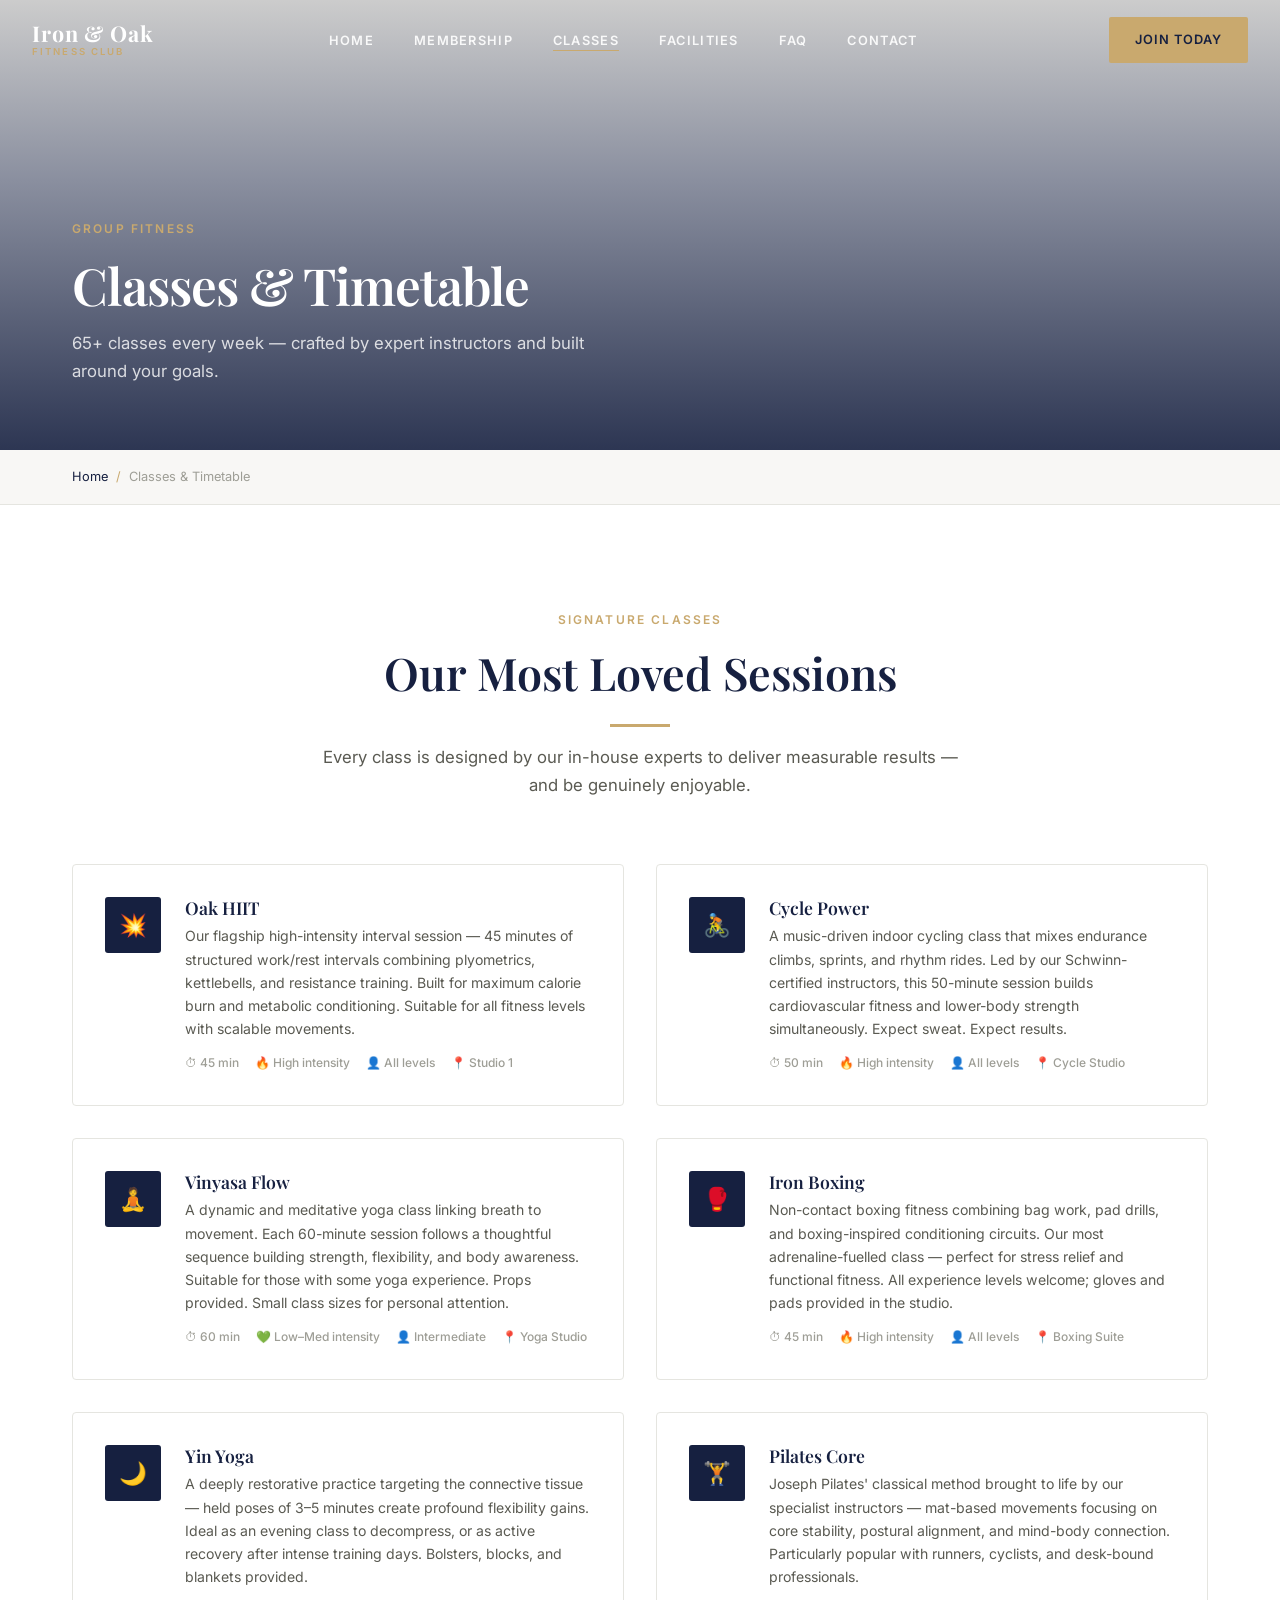
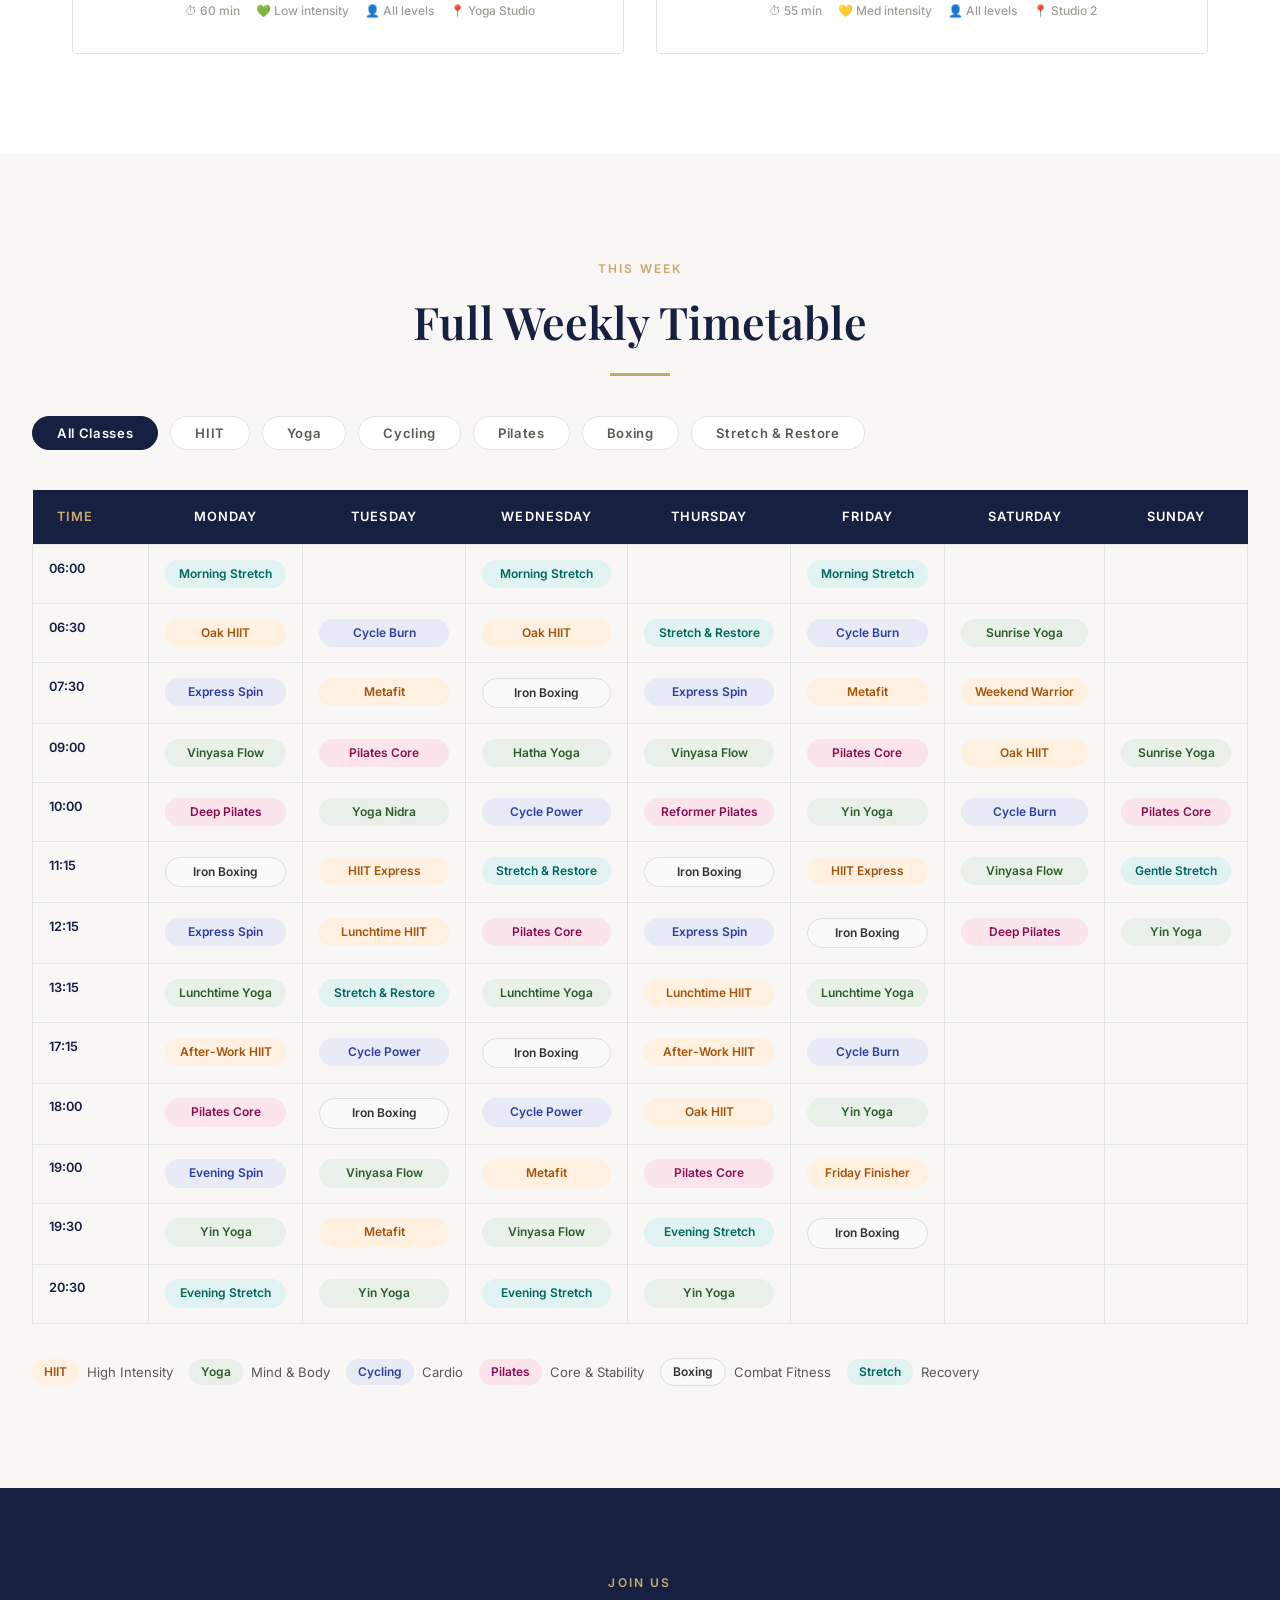
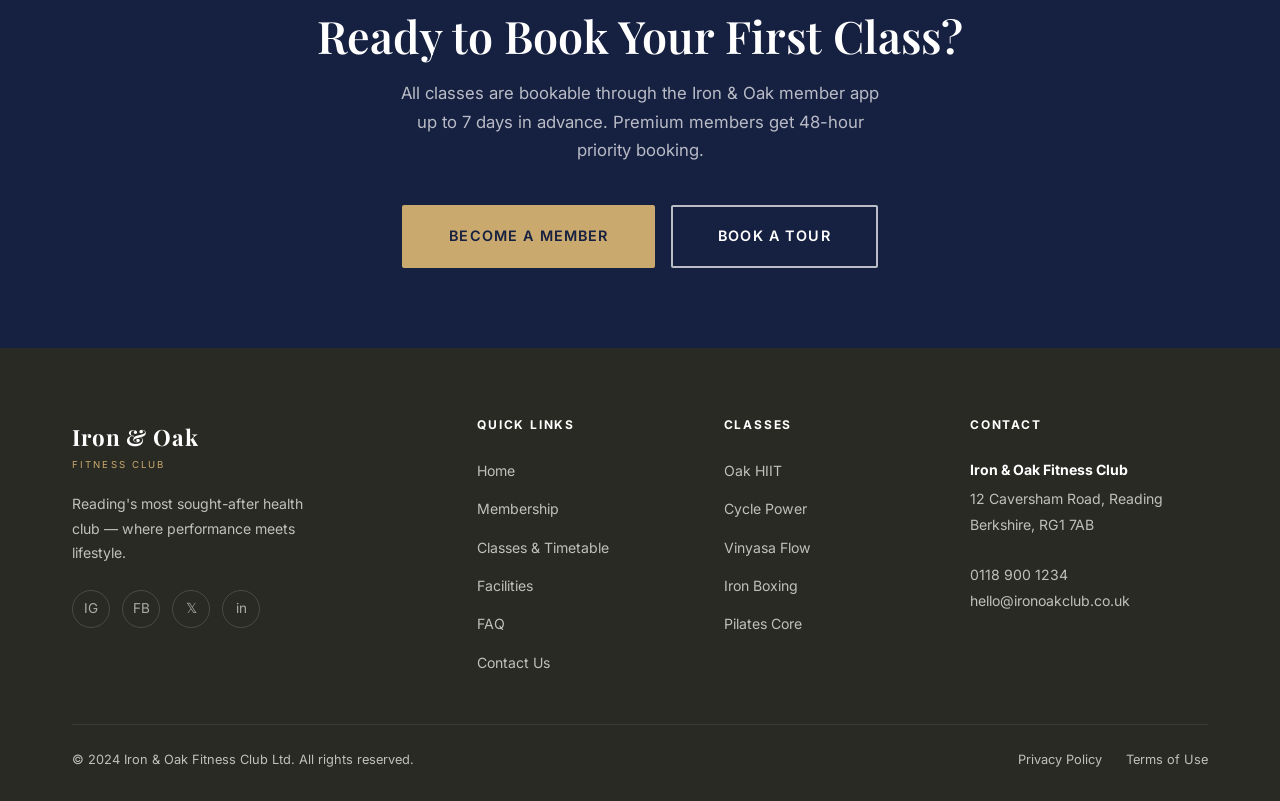
<file: classes.html>
<!DOCTYPE html>
<html lang="en">
<head>
  <meta charset="UTF-8" />
  <meta name="viewport" content="width=device-width, initial-scale=1.0" />
  <title>Classes &amp; Timetable — Iron &amp; Oak Fitness Club</title>
  <meta name="description" content="Over 65 group fitness classes a week at Iron &amp; Oak — HIIT, yoga, spin, pilates, boxing and more. View the full weekly timetable and filter by class type." />
  <link rel="icon" href="data:image/svg+xml,<svg xmlns='http://www.w3.org/2000/svg' viewBox='0 0 32 32'><rect width='32' height='32' fill='%23162040'/><text x='50%' y='58%' dominant-baseline='middle' text-anchor='middle' fill='%23C9A96E' font-size='18' font-family='Georgia'>I</text></svg>" />
  <link rel="stylesheet" href="css/styles.css" />
</head>
<body>
<nav id="navbar"><div class="nav-inner">
  <a href="index.html" class="nav-logo"><span class="logo-main">Iron &amp; Oak</span><span class="logo-sub">Fitness Club</span></a>
  <ul class="nav-links"><li><a href="index.html">Home</a></li><li><a href="membership.html">Membership</a></li><li><a href="classes.html">Classes</a></li><li><a href="facilities.html">Facilities</a></li><li><a href="faq.html">FAQ</a></li><li><a href="contact.html">Contact</a></li></ul>
  <a href="membership.html" class="btn btn--primary btn--sm nav-cta">Join Today</a>
  <button class="nav-hamburger" id="burger" aria-label="Open menu" aria-expanded="false"><span></span><span></span><span></span></button>
</div></nav>
<div class="mobile-nav" id="mobile-nav"><a href="index.html">Home</a><a href="membership.html">Membership</a><a href="classes.html">Classes</a><a href="facilities.html">Facilities</a><a href="faq.html">FAQ</a><a href="contact.html">Contact</a></div>

<section class="page-hero">
  <div class="page-hero-bg" style="background-image: url('https://images.unsplash.com/photo-1518611012118-696072aa579a?w=1200&q=80');"></div>
  <div class="page-hero-overlay"></div>
  <div class="page-hero-content"><span class="section-label">Group Fitness</span><h1 class="display-2">Classes &amp; Timetable</h1><p>65+ classes every week — crafted by expert instructors and built around your goals.</p></div>
</section>
<div class="breadcrumb"><nav><a href="index.html">Home</a><span>/</span>Classes &amp; Timetable</nav></div>

<section class="section-pad"><div class="container">
  <div class="section-header fade-in"><span class="section-label">Signature Classes</span><h2>Our Most Loved Sessions</h2><div class="gold-line"></div><p>Every class is designed by our in-house experts to deliver measurable results — and be genuinely enjoyable.</p></div>
  <div class="signature-classes">
    <div class="signature-card fade-in fade-in-delay-1"><div class="sig-icon">💥</div><div class="sig-content"><h3>Oak HIIT</h3><p>Our flagship high-intensity interval session — 45 minutes of structured work/rest intervals combining plyometrics, kettlebells, and resistance training. Built for maximum calorie burn and metabolic conditioning. Suitable for all fitness levels with scalable movements.</p><div class="sig-meta"><span class="sig-tag">⏱ 45 min</span><span class="sig-tag">🔥 High intensity</span><span class="sig-tag">👤 All levels</span><span class="sig-tag">📍 Studio 1</span></div></div></div>
    <div class="signature-card fade-in fade-in-delay-2"><div class="sig-icon">🚴</div><div class="sig-content"><h3>Cycle Power</h3><p>A music-driven indoor cycling class that mixes endurance climbs, sprints, and rhythm rides. Led by our Schwinn-certified instructors, this 50-minute session builds cardiovascular fitness and lower-body strength simultaneously. Expect sweat. Expect results.</p><div class="sig-meta"><span class="sig-tag">⏱ 50 min</span><span class="sig-tag">🔥 High intensity</span><span class="sig-tag">👤 All levels</span><span class="sig-tag">📍 Cycle Studio</span></div></div></div>
    <div class="signature-card fade-in fade-in-delay-3"><div class="sig-icon">🧘</div><div class="sig-content"><h3>Vinyasa Flow</h3><p>A dynamic and meditative yoga class linking breath to movement. Each 60-minute session follows a thoughtful sequence building strength, flexibility, and body awareness. Suitable for those with some yoga experience. Props provided. Small class sizes for personal attention.</p><div class="sig-meta"><span class="sig-tag">⏱ 60 min</span><span class="sig-tag">💚 Low–Med intensity</span><span class="sig-tag">👤 Intermediate</span><span class="sig-tag">📍 Yoga Studio</span></div></div></div>
    <div class="signature-card fade-in fade-in-delay-4"><div class="sig-icon">🥊</div><div class="sig-content"><h3>Iron Boxing</h3><p>Non-contact boxing fitness combining bag work, pad drills, and boxing-inspired conditioning circuits. Our most adrenaline-fuelled class — perfect for stress relief and functional fitness. All experience levels welcome; gloves and pads provided in the studio.</p><div class="sig-meta"><span class="sig-tag">⏱ 45 min</span><span class="sig-tag">🔥 High intensity</span><span class="sig-tag">👤 All levels</span><span class="sig-tag">📍 Boxing Suite</span></div></div></div>
    <div class="signature-card fade-in"><div class="sig-icon">🌙</div><div class="sig-content"><h3>Yin Yoga</h3><p>A deeply restorative practice targeting the connective tissue — held poses of 3–5 minutes create profound flexibility gains. Ideal as an evening class to decompress, or as active recovery after intense training days. Bolsters, blocks, and blankets provided.</p><div class="sig-meta"><span class="sig-tag">⏱ 60 min</span><span class="sig-tag">💚 Low intensity</span><span class="sig-tag">👤 All levels</span><span class="sig-tag">📍 Yoga Studio</span></div></div></div>
    <div class="signature-card fade-in fade-in-delay-1"><div class="sig-icon">🏋️</div><div class="sig-content"><h3>Pilates Core</h3><p>Joseph Pilates' classical method brought to life by our specialist instructors — mat-based movements focusing on core stability, postural alignment, and mind-body connection. Particularly popular with runners, cyclists, and desk-bound professionals.</p><div class="sig-meta"><span class="sig-tag">⏱ 55 min</span><span class="sig-tag">💛 Med intensity</span><span class="sig-tag">👤 All levels</span><span class="sig-tag">📍 Studio 2</span></div></div></div>
  </div>
</div></section>

<section class="section-pad" style="background:var(--off-white);"><div class="container--wide">
  <div class="section-header fade-in" style="margin-bottom:2.5rem;"><span class="section-label">This Week</span><h2>Full Weekly Timetable</h2><div class="gold-line"></div></div>
  <div class="class-filters fade-in">
    <button class="filter-btn active" data-filter="all">All Classes</button>
    <button class="filter-btn" data-filter="hiit">HIIT</button>
    <button class="filter-btn" data-filter="yoga">Yoga</button>
    <button class="filter-btn" data-filter="spin">Cycling</button>
    <button class="filter-btn" data-filter="pilates">Pilates</button>
    <button class="filter-btn" data-filter="boxing">Boxing</button>
    <button class="filter-btn" data-filter="stretch">Stretch &amp; Restore</button>
  </div>
  <div class="full-timetable fade-in"><table>
    <thead><tr><th>Time</th><th>Monday</th><th>Tuesday</th><th>Wednesday</th><th>Thursday</th><th>Friday</th><th>Saturday</th><th>Sunday</th></tr></thead>
    <tbody>
      <tr><td class="time-cell">06:00</td><td><span class="class-pill stretch">Morning Stretch</span></td><td></td><td><span class="class-pill stretch">Morning Stretch</span></td><td></td><td><span class="class-pill stretch">Morning Stretch</span></td><td></td><td></td></tr>
      <tr><td class="time-cell">06:30</td><td><span class="class-pill hiit">Oak HIIT</span></td><td><span class="class-pill spin">Cycle Burn</span></td><td><span class="class-pill hiit">Oak HIIT</span></td><td><span class="class-pill stretch">Stretch &amp; Restore</span></td><td><span class="class-pill spin">Cycle Burn</span></td><td><span class="class-pill yoga">Sunrise Yoga</span></td><td></td></tr>
      <tr><td class="time-cell">07:30</td><td><span class="class-pill spin">Express Spin</span></td><td><span class="class-pill hiit">Metafit</span></td><td><span class="class-pill boxing">Iron Boxing</span></td><td><span class="class-pill spin">Express Spin</span></td><td><span class="class-pill hiit">Metafit</span></td><td><span class="class-pill hiit">Weekend Warrior</span></td><td></td></tr>
      <tr><td class="time-cell">09:00</td><td><span class="class-pill yoga">Vinyasa Flow</span></td><td><span class="class-pill pilates">Pilates Core</span></td><td><span class="class-pill yoga">Hatha Yoga</span></td><td><span class="class-pill yoga">Vinyasa Flow</span></td><td><span class="class-pill pilates">Pilates Core</span></td><td><span class="class-pill hiit">Oak HIIT</span></td><td><span class="class-pill yoga">Sunrise Yoga</span></td></tr>
      <tr><td class="time-cell">10:00</td><td><span class="class-pill pilates">Deep Pilates</span></td><td><span class="class-pill yoga">Yoga Nidra</span></td><td><span class="class-pill spin">Cycle Power</span></td><td><span class="class-pill pilates">Reformer Pilates</span></td><td><span class="class-pill yoga">Yin Yoga</span></td><td><span class="class-pill spin">Cycle Burn</span></td><td><span class="class-pill pilates">Pilates Core</span></td></tr>
      <tr><td class="time-cell">11:15</td><td><span class="class-pill boxing">Iron Boxing</span></td><td><span class="class-pill hiit">HIIT Express</span></td><td><span class="class-pill stretch">Stretch &amp; Restore</span></td><td><span class="class-pill boxing">Iron Boxing</span></td><td><span class="class-pill hiit">HIIT Express</span></td><td><span class="class-pill yoga">Vinyasa Flow</span></td><td><span class="class-pill stretch">Gentle Stretch</span></td></tr>
      <tr><td class="time-cell">12:15</td><td><span class="class-pill spin">Express Spin</span></td><td><span class="class-pill hiit">Lunchtime HIIT</span></td><td><span class="class-pill pilates">Pilates Core</span></td><td><span class="class-pill spin">Express Spin</span></td><td><span class="class-pill boxing">Iron Boxing</span></td><td><span class="class-pill pilates">Deep Pilates</span></td><td><span class="class-pill yoga">Yin Yoga</span></td></tr>
      <tr><td class="time-cell">13:15</td><td><span class="class-pill yoga">Lunchtime Yoga</span></td><td><span class="class-pill stretch">Stretch &amp; Restore</span></td><td><span class="class-pill yoga">Lunchtime Yoga</span></td><td><span class="class-pill hiit">Lunchtime HIIT</span></td><td><span class="class-pill yoga">Lunchtime Yoga</span></td><td></td><td></td></tr>
      <tr><td class="time-cell">17:15</td><td><span class="class-pill hiit">After-Work HIIT</span></td><td><span class="class-pill spin">Cycle Power</span></td><td><span class="class-pill boxing">Iron Boxing</span></td><td><span class="class-pill hiit">After-Work HIIT</span></td><td><span class="class-pill spin">Cycle Burn</span></td><td></td><td></td></tr>
      <tr><td class="time-cell">18:00</td><td><span class="class-pill pilates">Pilates Core</span></td><td><span class="class-pill boxing">Iron Boxing</span></td><td><span class="class-pill spin">Cycle Power</span></td><td><span class="class-pill hiit">Oak HIIT</span></td><td><span class="class-pill yoga">Yin Yoga</span></td><td></td><td></td></tr>
      <tr><td class="time-cell">19:00</td><td><span class="class-pill spin">Evening Spin</span></td><td><span class="class-pill yoga">Vinyasa Flow</span></td><td><span class="class-pill hiit">Metafit</span></td><td><span class="class-pill pilates">Pilates Core</span></td><td><span class="class-pill hiit">Friday Finisher</span></td><td></td><td></td></tr>
      <tr><td class="time-cell">19:30</td><td><span class="class-pill yoga">Yin Yoga</span></td><td><span class="class-pill hiit">Metafit</span></td><td><span class="class-pill yoga">Vinyasa Flow</span></td><td><span class="class-pill stretch">Evening Stretch</span></td><td><span class="class-pill boxing">Iron Boxing</span></td><td></td><td></td></tr>
      <tr><td class="time-cell">20:30</td><td><span class="class-pill stretch">Evening Stretch</span></td><td><span class="class-pill yoga">Yin Yoga</span></td><td><span class="class-pill stretch">Evening Stretch</span></td><td><span class="class-pill yoga">Yin Yoga</span></td><td></td><td></td><td></td></tr>
    </tbody>
  </table></div>
  <div style="margin-top:2rem;display:flex;gap:1rem;flex-wrap:wrap;" class="fade-in">
    <div style="display:flex;align-items:center;gap:0.5rem;"><span class="class-pill hiit" style="width:auto;padding:3px 12px;">HIIT</span><span style="font-size:0.82rem;color:var(--gray-600);">High Intensity</span></div>
    <div style="display:flex;align-items:center;gap:0.5rem;"><span class="class-pill yoga" style="width:auto;padding:3px 12px;">Yoga</span><span style="font-size:0.82rem;color:var(--gray-600);">Mind &amp; Body</span></div>
    <div style="display:flex;align-items:center;gap:0.5rem;"><span class="class-pill spin" style="width:auto;padding:3px 12px;">Cycling</span><span style="font-size:0.82rem;color:var(--gray-600);">Cardio</span></div>
    <div style="display:flex;align-items:center;gap:0.5rem;"><span class="class-pill pilates" style="width:auto;padding:3px 12px;">Pilates</span><span style="font-size:0.82rem;color:var(--gray-600);">Core &amp; Stability</span></div>
    <div style="display:flex;align-items:center;gap:0.5rem;"><span class="class-pill boxing" style="width:auto;padding:3px 12px;">Boxing</span><span style="font-size:0.82rem;color:var(--gray-600);">Combat Fitness</span></div>
    <div style="display:flex;align-items:center;gap:0.5rem;"><span class="class-pill stretch" style="width:auto;padding:3px 12px;">Stretch</span><span style="font-size:0.82rem;color:var(--gray-600);">Recovery</span></div>
  </div>
</div></section>

<div class="cta-banner"><div class="container"><span class="section-label">Join Us</span><h2>Ready to Book Your First Class?</h2><p>All classes are bookable through the Iron &amp; Oak member app up to 7 days in advance. Premium members get 48-hour priority booking.</p><div class="btn-group"><a href="membership.html" class="btn btn--primary btn--lg">Become a Member</a><a href="contact.html" class="btn btn--outline-white btn--lg">Book a Tour</a></div></div></div>

<footer><div class="container"><div class="footer-grid">
  <div class="footer-brand"><div class="logo-main">Iron &amp; Oak</div><div class="logo-sub">Fitness Club</div><p>Reading's most sought-after health club — where performance meets lifestyle.</p><div class="social-links"><a href="#" aria-label="Instagram">IG</a><a href="#" aria-label="Facebook">FB</a><a href="#" aria-label="Twitter/X">𝕏</a><a href="#" aria-label="LinkedIn">in</a></div></div>
  <div class="footer-col"><h4>Quick Links</h4><ul><li><a href="index.html">Home</a></li><li><a href="membership.html">Membership</a></li><li><a href="classes.html">Classes &amp; Timetable</a></li><li><a href="facilities.html">Facilities</a></li><li><a href="faq.html">FAQ</a></li><li><a href="contact.html">Contact Us</a></li></ul></div>
  <div class="footer-col"><h4>Classes</h4><ul><li><a href="classes.html">Oak HIIT</a></li><li><a href="classes.html">Cycle Power</a></li><li><a href="classes.html">Vinyasa Flow</a></li><li><a href="classes.html">Iron Boxing</a></li><li><a href="classes.html">Pilates Core</a></li></ul></div>
  <div class="footer-col"><h4>Contact</h4><div class="footer-address"><strong>Iron &amp; Oak Fitness Club</strong>12 Caversham Road, Reading<br>Berkshire, RG1 7AB<br><br><a href="tel:+441189001234">0118 900 1234</a><br><a href="mailto:hello@ironoakclub.co.uk">hello@ironoakclub.co.uk</a></div></div>
</div><div class="footer-bottom"><span>© 2024 Iron &amp; Oak Fitness Club Ltd. All rights reserved.</span><div style="display:flex;gap:1.5rem;"><a href="#">Privacy Policy</a><a href="#">Terms of Use</a></div></div></div></footer>
<script src="js/main.js"></script>
</body>
</html>
</file>
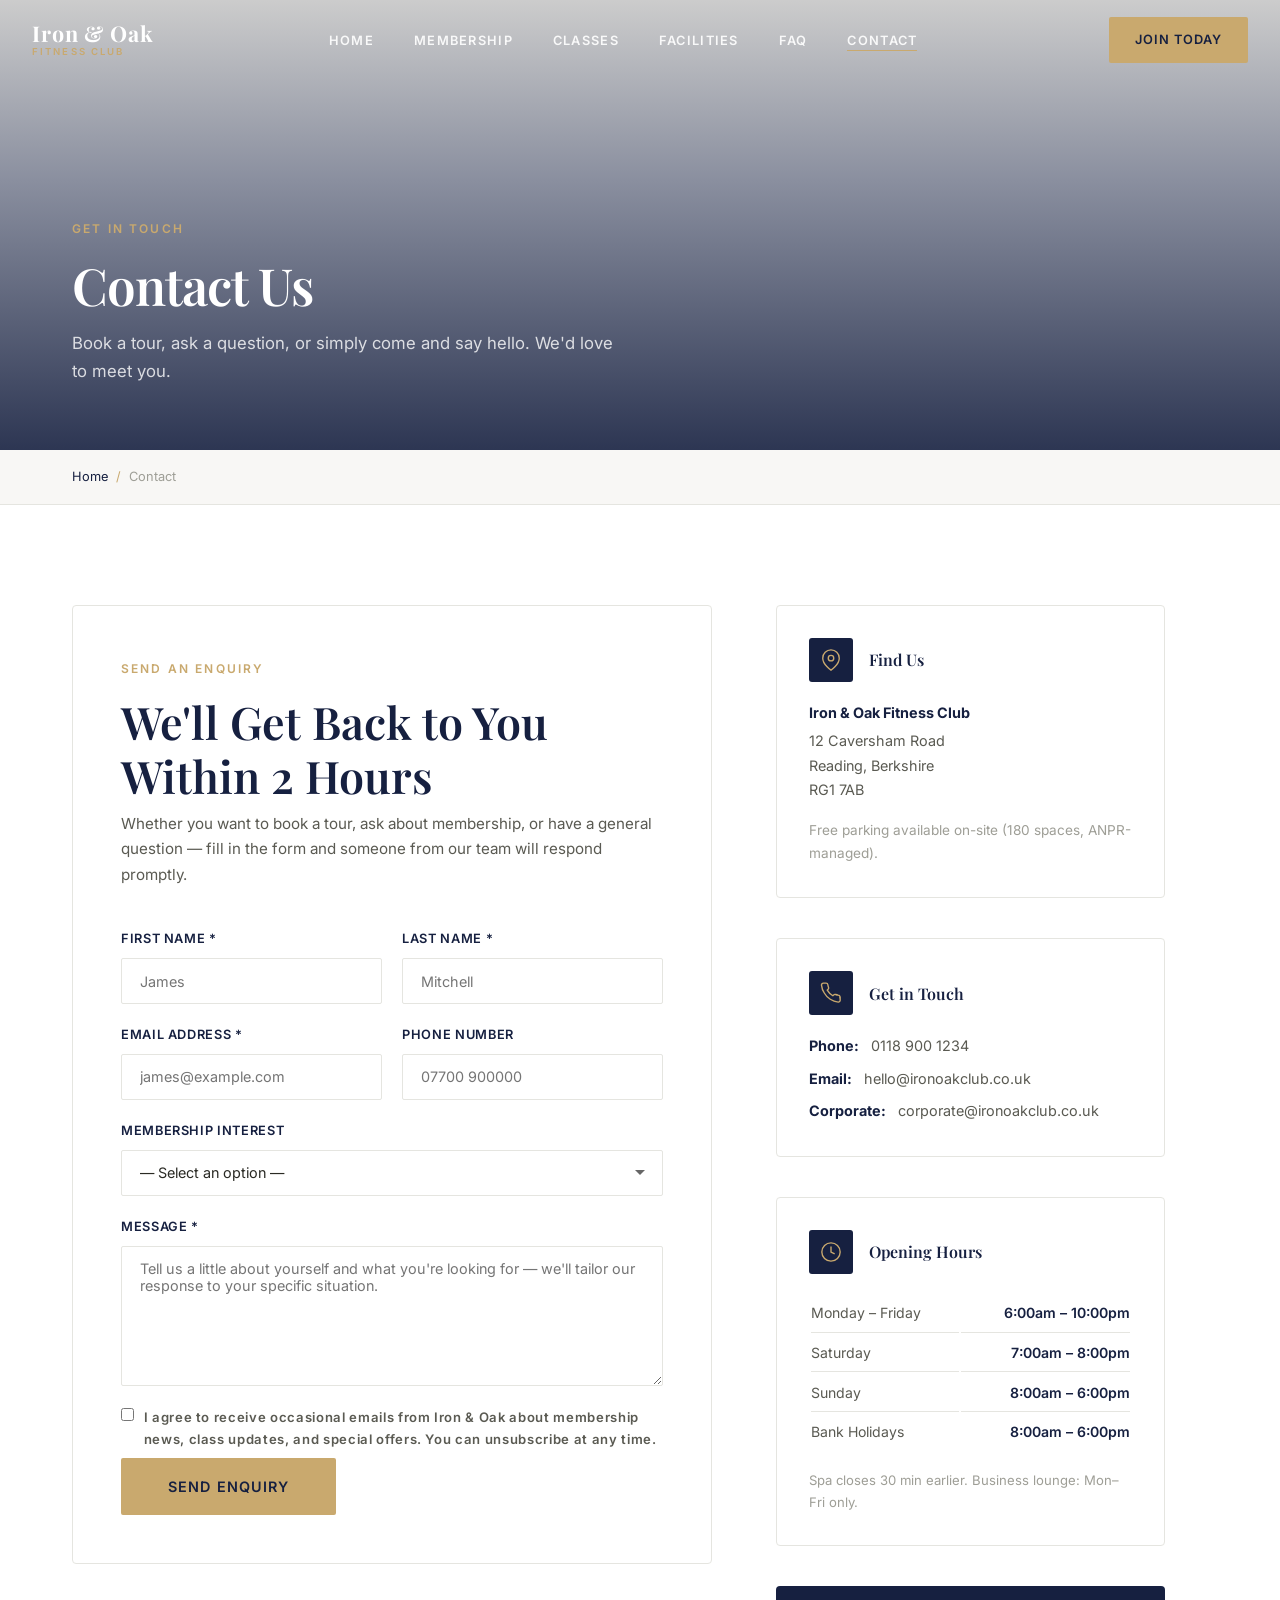
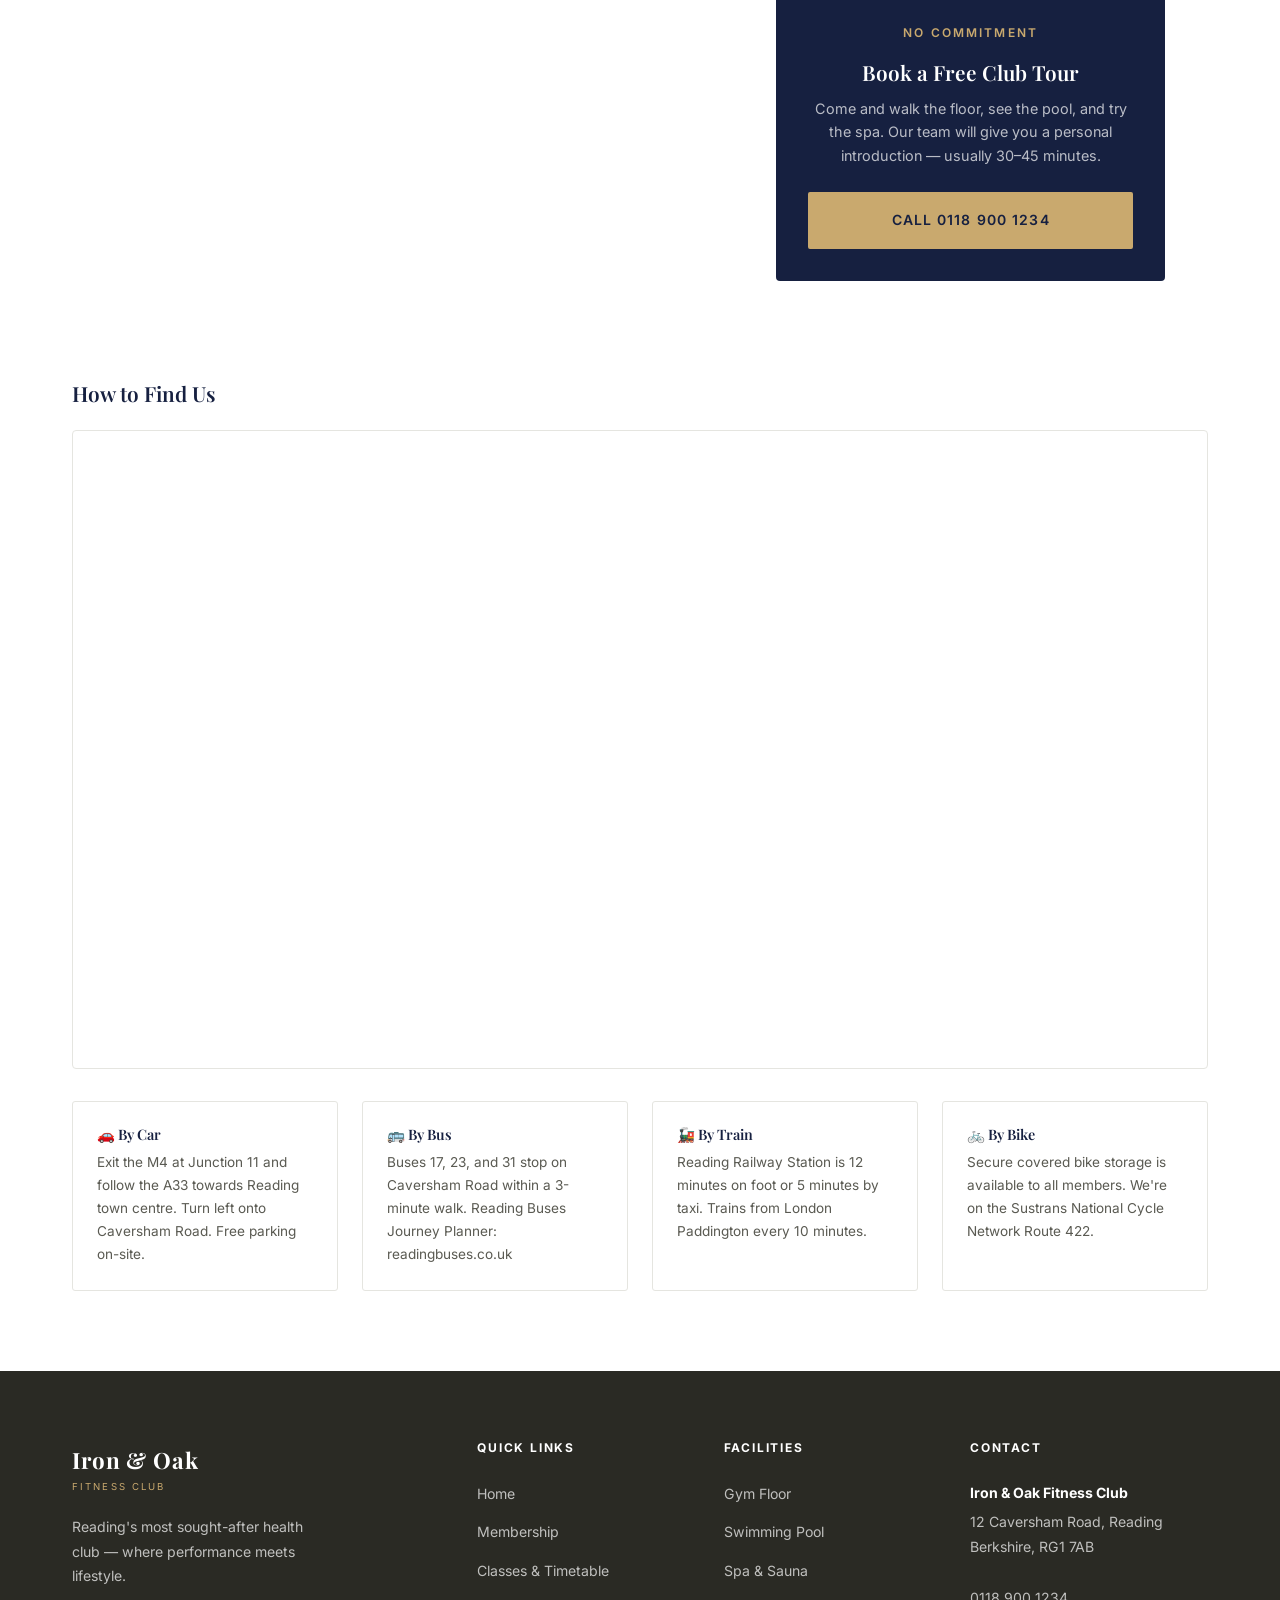
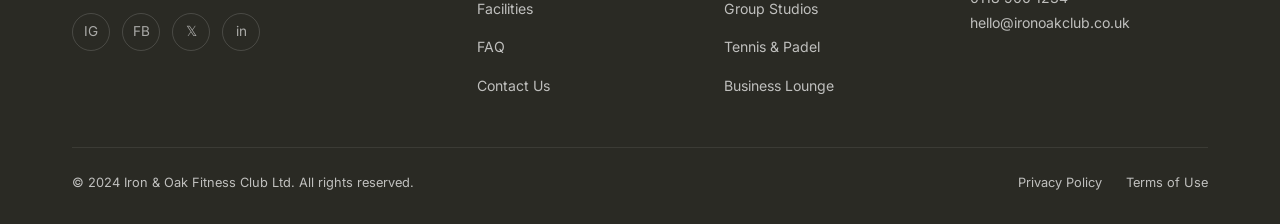
<file: contact.html>
<!DOCTYPE html>
<html lang="en">
<head>
  <meta charset="UTF-8" />
  <meta name="viewport" content="width=device-width, initial-scale=1.0" />
  <title>Contact Us — Iron &amp; Oak Fitness Club</title>
  <meta name="description" content="Get in touch with Iron &amp; Oak Fitness Club in Reading, Berkshire. Book a free tour, enquire about membership, or find our opening hours and directions." />
  <link rel="icon" href="data:image/svg+xml,<svg xmlns='http://www.w3.org/2000/svg' viewBox='0 0 32 32'><rect width='32' height='32' fill='%23162040'/><text x='50%' y='58%' dominant-baseline='middle' text-anchor='middle' fill='%23C9A96E' font-size='18' font-family='Georgia'>I</text></svg>" />
  <link rel="stylesheet" href="css/styles.css" />
</head>
<body>

<nav id="navbar">
  <div class="nav-inner">
    <a href="index.html" class="nav-logo">
      <span class="logo-main">Iron &amp; Oak</span>
      <span class="logo-sub">Fitness Club</span>
    </a>
    <ul class="nav-links">
      <li><a href="index.html">Home</a></li>
      <li><a href="membership.html">Membership</a></li>
      <li><a href="classes.html">Classes</a></li>
      <li><a href="facilities.html">Facilities</a></li>
      <li><a href="faq.html">FAQ</a></li>
      <li><a href="contact.html">Contact</a></li>
    </ul>
    <a href="membership.html" class="btn btn--primary btn--sm nav-cta">Join Today</a>
    <button class="nav-hamburger" id="burger" aria-label="Open menu" aria-expanded="false">
      <span></span><span></span><span></span>
    </button>
  </div>
</nav>
<div class="mobile-nav" id="mobile-nav">
  <a href="index.html">Home</a>
  <a href="membership.html">Membership</a>
  <a href="classes.html">Classes</a>
  <a href="facilities.html">Facilities</a>
  <a href="faq.html">FAQ</a>
  <a href="contact.html">Contact</a>
</div>

<section class="page-hero">
  <div class="page-hero-bg" style="background-image: url('https://images.unsplash.com/photo-1560185893-a55cbc8c57e8?w=1200&q=80');"></div>
  <div class="page-hero-overlay"></div>
  <div class="page-hero-content">
    <span class="section-label">Get in Touch</span>
    <h1 class="display-2">Contact Us</h1>
    <p>Book a tour, ask a question, or simply come and say hello. We'd love to meet you.</p>
  </div>
</section>

<div class="breadcrumb">
  <nav><a href="index.html">Home</a><span>/</span>Contact</nav>
</div>

<section class="section-pad">
  <div class="container">
    <div class="contact-grid">

      <div class="contact-form-wrap fade-in">
        <span class="section-label">Send an Enquiry</span>
        <h2>We'll Get Back to You Within 2 Hours</h2>
        <p>Whether you want to book a tour, ask about membership, or have a general question — fill in the form and someone from our team will respond promptly.</p>

        <form id="contact-form" novalidate>
          <div class="form-grid">
            <div class="form-field">
              <label for="first-name">First Name *</label>
              <input type="text" id="first-name" name="first_name" placeholder="James" required />
            </div>
            <div class="form-field">
              <label for="last-name">Last Name *</label>
              <input type="text" id="last-name" name="last_name" placeholder="Mitchell" required />
            </div>
            <div class="form-field">
              <label for="email">Email Address *</label>
              <input type="email" id="email" name="email" placeholder="james@example.com" required />
            </div>
            <div class="form-field">
              <label for="phone">Phone Number</label>
              <input type="tel" id="phone" name="phone" placeholder="07700 900000" />
            </div>
            <div class="form-field full">
              <label for="membership-interest">Membership Interest</label>
              <select id="membership-interest" name="membership_interest">
                <option value="">— Select an option —</option>
                <option value="tour">Book a Free Club Tour</option>
                <option value="essential">Essential Membership (£35/mo)</option>
                <option value="club">Club Membership (£55/mo)</option>
                <option value="premium">Premium Membership (£75/mo)</option>
                <option value="corporate">Corporate Membership</option>
                <option value="family">Family Membership</option>
                <option value="personal-training">Personal Training</option>
                <option value="spa">Spa Day / Treatment</option>
                <option value="other">General Enquiry</option>
              </select>
            </div>
            <div class="form-field full">
              <label for="message">Message *</label>
              <textarea id="message" name="message" placeholder="Tell us a little about yourself and what you're looking for — we'll tailor our response to your specific situation." required></textarea>
            </div>
            <div class="form-field full">
              <label style="display:flex;align-items:flex-start;gap:0.6rem;text-transform:none;font-size:0.82rem;color:var(--gray-600);cursor:pointer;">
                <input type="checkbox" style="margin-top:2px;flex-shrink:0;width:auto;border:1px solid var(--gray-400);" />
                I agree to receive occasional emails from Iron &amp; Oak about membership news, class updates, and special offers. You can unsubscribe at any time.
              </label>
            </div>
          </div>
          <div class="form-submit">
            <button type="submit" class="btn btn--primary btn--lg">Send Enquiry</button>
          </div>
          <div class="form-success" id="form-success">
            ✓ Thank you — we've received your message and will be in touch within 2 hours.
          </div>
        </form>
      </div>

      <div class="contact-info fade-in fade-in-delay-1">

        <div class="info-card">
          <div class="info-card-header">
            <div class="info-icon">
              <svg viewBox="0 0 24 24" stroke-width="1.5"><path d="M21 10c0 7-9 13-9 13s-9-6-9-13a9 9 0 0 1 18 0z"/><circle cx="12" cy="10" r="3"/></svg>
            </div>
            <h3>Find Us</h3>
          </div>
          <p>
            <strong style="color:var(--navy);display:block;margin-bottom:4px;">Iron &amp; Oak Fitness Club</strong>
            12 Caversham Road<br>
            Reading, Berkshire<br>
            RG1 7AB
          </p>
          <p style="margin-top:1rem;font-size:0.85rem;color:var(--gray-400);">Free parking available on-site (180 spaces, ANPR-managed).</p>
        </div>

        <div class="info-card">
          <div class="info-card-header">
            <div class="info-icon">
              <svg viewBox="0 0 24 24" stroke-width="1.5"><path d="M22 16.92v3a2 2 0 0 1-2.18 2 19.79 19.79 0 0 1-8.63-3.07A19.5 19.5 0 0 1 4.69 12a19.79 19.79 0 0 1-3.07-8.67A2 2 0 0 1 3.6 1.27h3a2 2 0 0 1 2 1.72c.127.96.361 1.903.7 2.81a2 2 0 0 1-.45 2.11L7.91 8.91a16 16 0 0 0 6.1 6.1l.91-.91a2 2 0 0 1 2.11-.45c.907.339 1.85.573 2.81.7A2 2 0 0 1 21.73 16.92z"/></svg>
            </div>
            <h3>Get in Touch</h3>
          </div>
          <p>
            <strong style="color:var(--navy);">Phone:</strong>
            <a href="tel:+441189001234" style="margin-left:8px;">0118 900 1234</a>
          </p>
          <p style="margin-top:0.5rem;">
            <strong style="color:var(--navy);">Email:</strong>
            <a href="mailto:hello@ironoakclub.co.uk" style="margin-left:8px;">hello@ironoakclub.co.uk</a>
          </p>
          <p style="margin-top:0.5rem;">
            <strong style="color:var(--navy);">Corporate:</strong>
            <a href="mailto:corporate@ironoakclub.co.uk" style="margin-left:8px;">corporate@ironoakclub.co.uk</a>
          </p>
        </div>

        <div class="info-card">
          <div class="info-card-header">
            <div class="info-icon">
              <svg viewBox="0 0 24 24" stroke-width="1.5"><circle cx="12" cy="12" r="10"/><polyline points="12 6 12 12 16 14"/></svg>
            </div>
            <h3>Opening Hours</h3>
          </div>
          <table class="hours-table">
            <tbody>
              <tr><td>Monday – Friday</td><td>6:00am – 10:00pm</td></tr>
              <tr><td>Saturday</td><td>7:00am – 8:00pm</td></tr>
              <tr><td>Sunday</td><td>8:00am – 6:00pm</td></tr>
              <tr><td>Bank Holidays</td><td>8:00am – 6:00pm</td></tr>
            </tbody>
          </table>
          <p style="margin-top:1rem;font-size:0.82rem;color:var(--gray-400);">Spa closes 30 min earlier. Business lounge: Mon–Fri only.</p>
        </div>

        <div style="background:var(--navy);border-radius:4px;padding:2rem;text-align:center;">
          <span class="section-label" style="color:var(--gold);">No commitment</span>
          <h3 style="color:var(--white);margin-bottom:0.75rem;font-size:1.3rem;">Book a Free Club Tour</h3>
          <p style="color:rgba(255,255,255,0.7);font-size:0.9rem;margin-bottom:1.5rem;line-height:1.65;">Come and walk the floor, see the pool, and try the spa. Our team will give you a personal introduction — usually 30–45 minutes.</p>
          <a href="tel:+441189001234" class="btn btn--primary" style="width:100%;justify-content:center;">Call 0118 900 1234</a>
        </div>

      </div>
    </div>
  </div>
</section>

<section style="padding-bottom:80px;">
  <div class="container">
    <div class="fade-in">
      <h3 style="margin-bottom:1.5rem;font-size:1.3rem;">How to Find Us</h3>
      <div class="map-embed">
        <iframe
          src="https://www.google.com/maps/embed?pb=!1m18!1m12!1m3!1d2484.6!2d-0.9667!3d51.4551!2m3!1f0!2f0!3f0!3m2!1i1024!2i768!4f13.1!3m3!1m2!1s0x48742037e368e6af%3A0xb32a8cf3bd53ec6!2sReading%2C%20UK!5e0!3m2!1sen!2suk!4v1700000000000"
          allowfullscreen=""
          loading="lazy"
          referrerpolicy="no-referrer-when-downgrade"
          title="Iron and Oak Fitness Club location map">
        </iframe>
      </div>
      <div style="display:grid;grid-template-columns:repeat(auto-fit,minmax(200px,1fr));gap:1.5rem;margin-top:2rem;">
        <div style="padding:1.5rem;border:1px solid var(--gray-200);border-radius:3px;">
          <h4 style="color:var(--navy);margin-bottom:0.5rem;font-size:0.9rem;">🚗 By Car</h4>
          <p style="font-size:0.85rem;color:var(--gray-600);">Exit the M4 at Junction 11 and follow the A33 towards Reading town centre. Turn left onto Caversham Road. Free parking on-site.</p>
        </div>
        <div style="padding:1.5rem;border:1px solid var(--gray-200);border-radius:3px;">
          <h4 style="color:var(--navy);margin-bottom:0.5rem;font-size:0.9rem;">🚌 By Bus</h4>
          <p style="font-size:0.85rem;color:var(--gray-600);">Buses 17, 23, and 31 stop on Caversham Road within a 3-minute walk. Reading Buses Journey Planner: readingbuses.co.uk</p>
        </div>
        <div style="padding:1.5rem;border:1px solid var(--gray-200);border-radius:3px;">
          <h4 style="color:var(--navy);margin-bottom:0.5rem;font-size:0.9rem;">🚂 By Train</h4>
          <p style="font-size:0.85rem;color:var(--gray-600);">Reading Railway Station is 12 minutes on foot or 5 minutes by taxi. Trains from London Paddington every 10 minutes.</p>
        </div>
        <div style="padding:1.5rem;border:1px solid var(--gray-200);border-radius:3px;">
          <h4 style="color:var(--navy);margin-bottom:0.5rem;font-size:0.9rem;">🚲 By Bike</h4>
          <p style="font-size:0.85rem;color:var(--gray-600);">Secure covered bike storage is available to all members. We're on the Sustrans National Cycle Network Route 422.</p>
        </div>
      </div>
    </div>
  </div>
</section>

<footer>
  <div class="container">
    <div class="footer-grid">
      <div class="footer-brand">
        <div class="logo-main">Iron &amp; Oak</div>
        <div class="logo-sub">Fitness Club</div>
        <p>Reading's most sought-after health club — where performance meets lifestyle.</p>
        <div class="social-links">
          <a href="#" aria-label="Instagram">IG</a>
          <a href="#" aria-label="Facebook">FB</a>
          <a href="#" aria-label="Twitter/X">𝕏</a>
          <a href="#" aria-label="LinkedIn">in</a>
        </div>
      </div>
      <div class="footer-col">
        <h4>Quick Links</h4>
        <ul>
          <li><a href="index.html">Home</a></li>
          <li><a href="membership.html">Membership</a></li>
          <li><a href="classes.html">Classes &amp; Timetable</a></li>
          <li><a href="facilities.html">Facilities</a></li>
          <li><a href="faq.html">FAQ</a></li>
          <li><a href="contact.html">Contact Us</a></li>
        </ul>
      </div>
      <div class="footer-col">
        <h4>Facilities</h4>
        <ul>
          <li><a href="facilities.html">Gym Floor</a></li>
          <li><a href="facilities.html">Swimming Pool</a></li>
          <li><a href="facilities.html">Spa &amp; Sauna</a></li>
          <li><a href="facilities.html">Group Studios</a></li>
          <li><a href="facilities.html">Tennis &amp; Padel</a></li>
          <li><a href="facilities.html">Business Lounge</a></li>
        </ul>
      </div>
      <div class="footer-col">
        <h4>Contact</h4>
        <div class="footer-address">
          <strong>Iron &amp; Oak Fitness Club</strong>
          12 Caversham Road, Reading<br>
          Berkshire, RG1 7AB<br><br>
          <a href="tel:+441189001234">0118 900 1234</a><br>
          <a href="mailto:hello@ironoakclub.co.uk">hello@ironoakclub.co.uk</a>
        </div>
      </div>
    </div>
    <div class="footer-bottom">
      <span>&copy; 2024 Iron &amp; Oak Fitness Club Ltd. All rights reserved.</span>
      <div style="display:flex;gap:1.5rem;">
        <a href="#">Privacy Policy</a>
        <a href="#">Terms of Use</a>
      </div>
    </div>
  </div>
</footer>

<script src="js/main.js"></script>
</body>
</html>
</file>
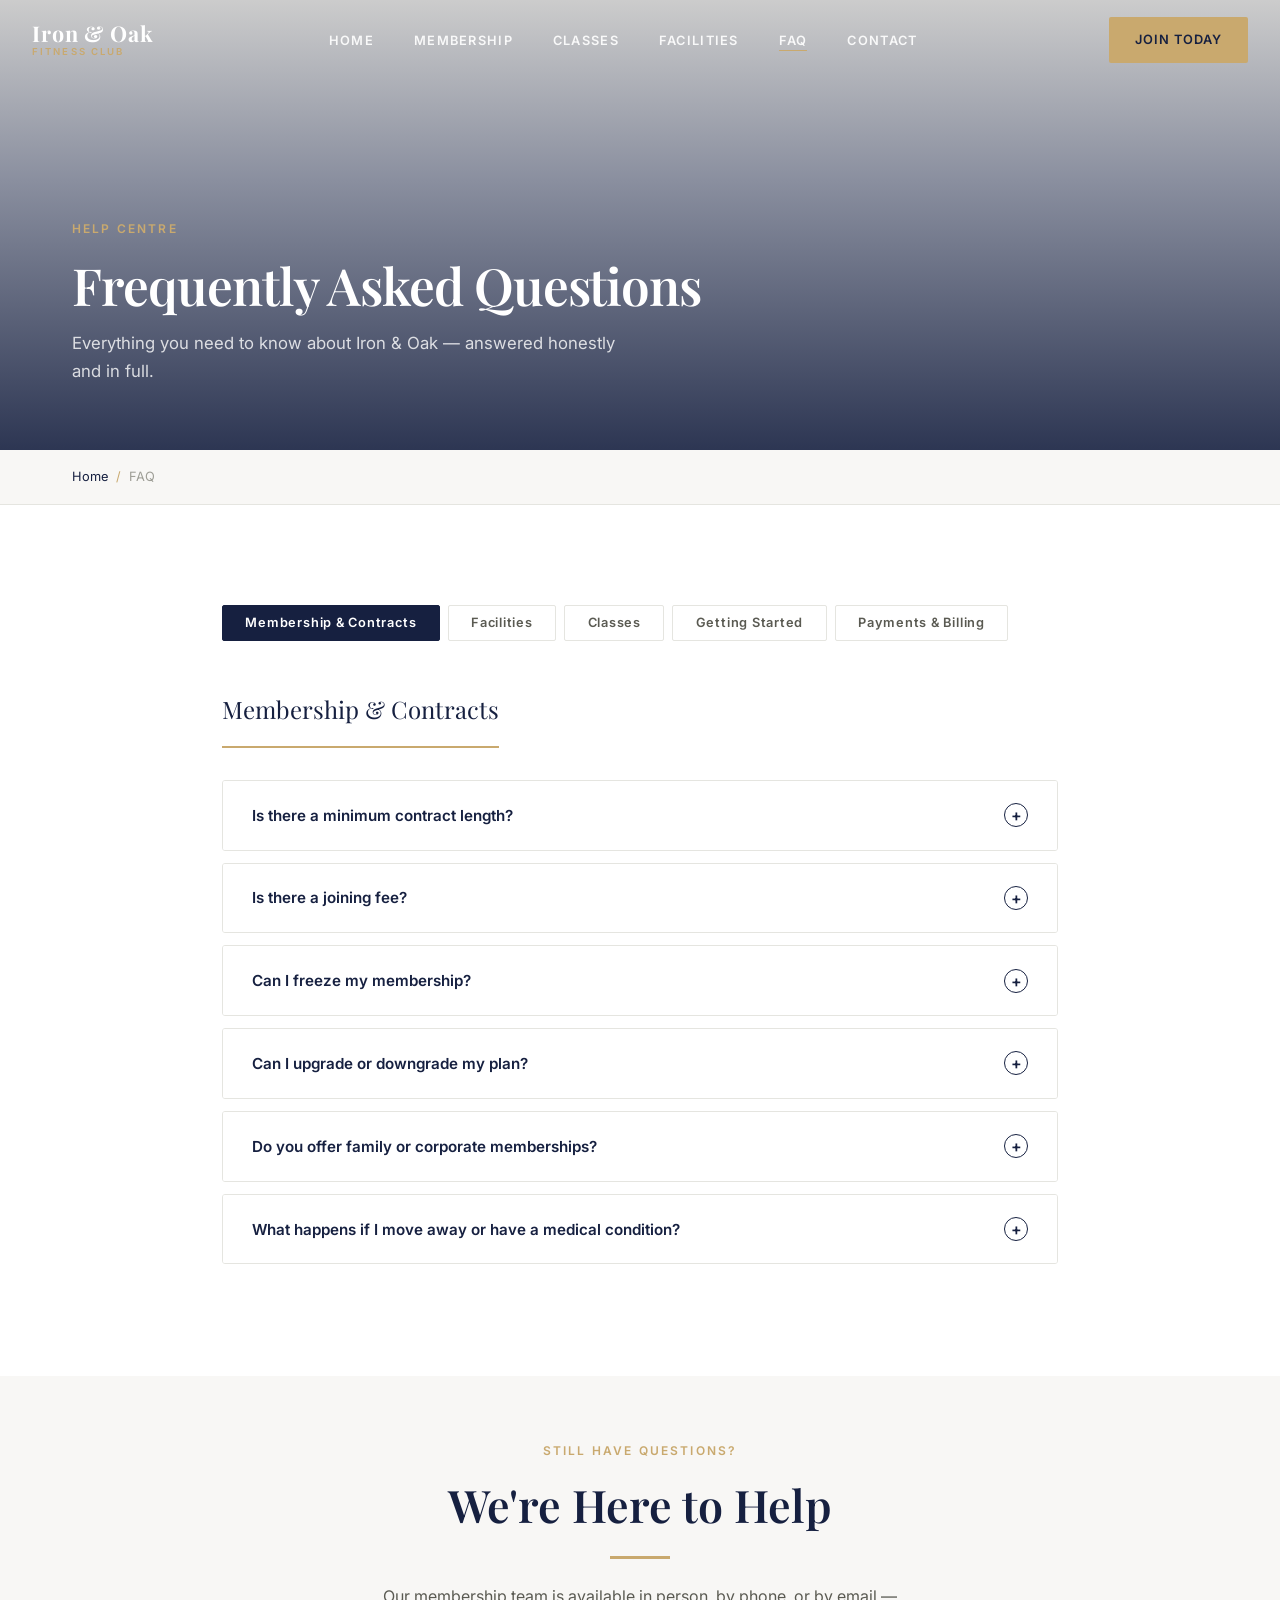
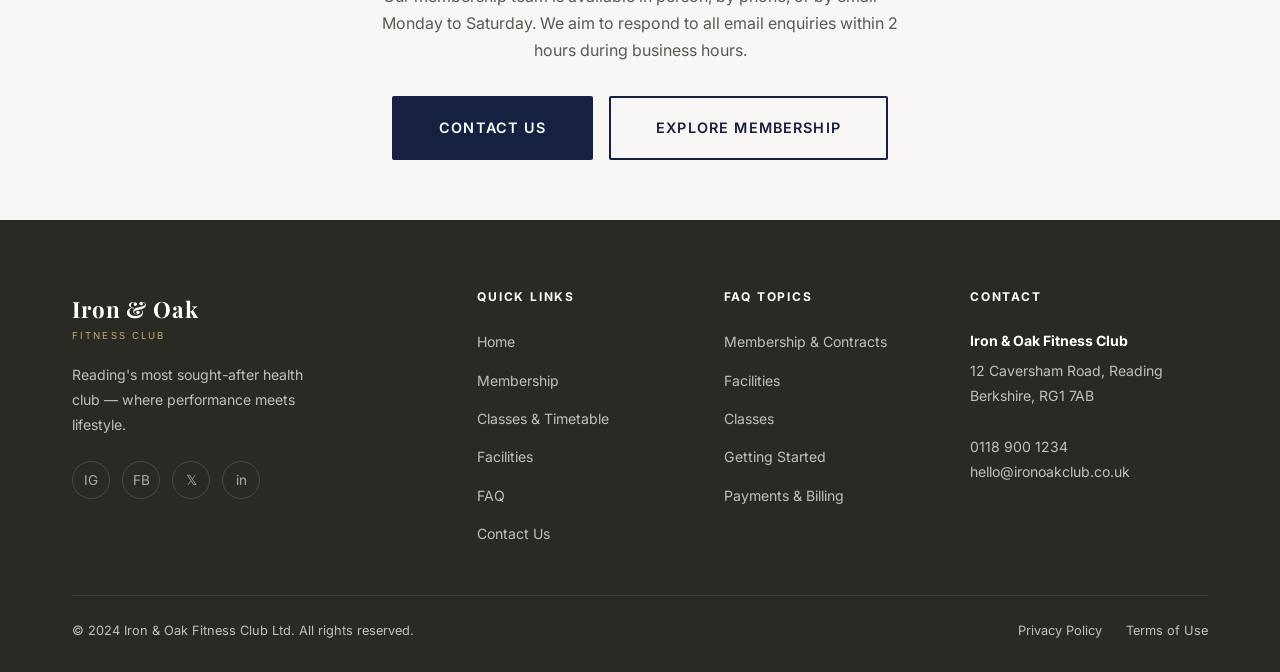
<file: faq.html>
<!DOCTYPE html>
<html lang="en">
<head>
  <meta charset="UTF-8" />
  <meta name="viewport" content="width=device-width, initial-scale=1.0" />
  <title>FAQ — Iron &amp; Oak Fitness Club</title>
  <meta name="description" content="Answers to your questions about Iron &amp; Oak membership, contracts, facilities, classes, payments and more. Detailed FAQ from Reading's premier health club." />
  <link rel="icon" href="data:image/svg+xml,<svg xmlns='http://www.w3.org/2000/svg' viewBox='0 0 32 32'><rect width='32' height='32' fill='%23162040'/><text x='50%' y='58%' dominant-baseline='middle' text-anchor='middle' fill='%23C9A96E' font-size='18' font-family='Georgia'>I</text></svg>" />
  <link rel="stylesheet" href="css/styles.css" />
</head>
<body>

<nav id="navbar">
  <div class="nav-inner">
    <a href="index.html" class="nav-logo">
      <span class="logo-main">Iron &amp; Oak</span>
      <span class="logo-sub">Fitness Club</span>
    </a>
    <ul class="nav-links">
      <li><a href="index.html">Home</a></li>
      <li><a href="membership.html">Membership</a></li>
      <li><a href="classes.html">Classes</a></li>
      <li><a href="facilities.html">Facilities</a></li>
      <li><a href="faq.html">FAQ</a></li>
      <li><a href="contact.html">Contact</a></li>
    </ul>
    <a href="membership.html" class="btn btn--primary btn--sm nav-cta">Join Today</a>
    <button class="nav-hamburger" id="burger" aria-label="Open menu" aria-expanded="false">
      <span></span><span></span><span></span>
    </button>
  </div>
</nav>
<div class="mobile-nav" id="mobile-nav">
  <a href="index.html">Home</a>
  <a href="membership.html">Membership</a>
  <a href="classes.html">Classes</a>
  <a href="facilities.html">Facilities</a>
  <a href="faq.html">FAQ</a>
  <a href="contact.html">Contact</a>
</div>

<section class="page-hero">
  <div class="page-hero-bg" style="background-image: url('https://images.unsplash.com/photo-1534438327276-14e5300c3a48?w=1920&q=80'); filter: brightness(0.7);"></div>
  <div class="page-hero-overlay"></div>
  <div class="page-hero-content">
    <span class="section-label">Help Centre</span>
    <h1 class="display-2">Frequently Asked Questions</h1>
    <p>Everything you need to know about Iron &amp; Oak — answered honestly and in full.</p>
  </div>
</section>

<div class="breadcrumb">
  <nav><a href="index.html">Home</a><span>/</span>FAQ</nav>
</div>

<section class="section-pad">
  <div class="container" style="max-width:900px;">

    <div class="faq-tabs fade-in">
      <button class="faq-tab active" data-target="cat-membership">Membership &amp; Contracts</button>
      <button class="faq-tab" data-target="cat-facilities">Facilities</button>
      <button class="faq-tab" data-target="cat-classes">Classes</button>
      <button class="faq-tab" data-target="cat-getting-started">Getting Started</button>
      <button class="faq-tab" data-target="cat-payments">Payments &amp; Billing</button>
    </div>

    <div class="faq-category active fade-in" id="cat-membership">
      <div class="faq-category-title">Membership &amp; Contracts</div>

      <div class="accordion-item">
        <button class="accordion-trigger">Is there a minimum contract length?<span class="accordion-icon">+</span></button>
        <div class="accordion-body">
          <p>No. All Iron &amp; Oak memberships are rolling monthly — there is no minimum contract period. You can cancel at any time with 30 days' written notice (via the member app or by emailing us), and you'll never be charged a cancellation fee.</p>
          <p>If you choose our Annual plan to save the equivalent of two months' fees, the annual amount is charged upfront. In this case, if you cancel early, we refund the remaining months proportionally (less any introductory discount applied at sign-up).</p>
        </div>
      </div>

      <div class="accordion-item">
        <button class="accordion-trigger">Is there a joining fee?<span class="accordion-icon">+</span></button>
        <div class="accordion-body">
          <p>No joining fee, ever. We think joining fees are a relic of an older model — a way to monetise the moment you're most enthusiastic. We'd rather earn your loyalty over time. All you pay is your first month's membership from the date you join.</p>
          <p>We also offer a free first week for all new members so you can experience the club before your first payment is taken. Simply book a tour, come in, and your trial starts that day.</p>
        </div>
      </div>

      <div class="accordion-item">
        <button class="accordion-trigger">Can I freeze my membership?<span class="accordion-icon">+</span></button>
        <div class="accordion-body">
          <p>Yes. Members can freeze their membership for up to 3 months per calendar year, in blocks of 1 month. Common reasons include holidays, injury, illness, or work commitments. To freeze, simply request it via the member app or contact our membership team at least 5 days before your next billing date.</p>
          <p>During a freeze, no payment is taken and your access is temporarily suspended. When you unfreeze, your account resumes exactly as it was — no re-joining, no admin fee.</p>
        </div>
      </div>

      <div class="accordion-item">
        <button class="accordion-trigger">Can I upgrade or downgrade my plan?<span class="accordion-icon">+</span></button>
        <div class="accordion-body">
          <p>Absolutely. You can change your membership tier at any time through the member app or by speaking to our front-desk team. Upgrades take effect immediately (with a prorated charge for the remaining days of the current month). Downgrades take effect from the start of the next billing cycle.</p>
        </div>
      </div>

      <div class="accordion-item">
        <button class="accordion-trigger">Do you offer family or corporate memberships?<span class="accordion-icon">+</span></button>
        <div class="accordion-body">
          <p>Yes to both. For families, you can add children under 16 to any Club or Premium plan for £12 per child per month — this gives them access to junior swim sessions, junior classes, and supervised gym inductions (16+ only for unsupervised gym use). Partners can be added at 15% off the standard monthly rate.</p>
          <p>For businesses, we offer corporate membership packages starting from 5 employees. Corporate members benefit from discounted rates, flexible billing, and a dedicated account manager. Contact our corporate team at corporate@ironoakclub.co.uk for a tailored quote.</p>
        </div>
      </div>

      <div class="accordion-item">
        <button class="accordion-trigger">What happens if I move away or have a medical condition?<span class="accordion-icon">+</span></button>
        <div class="accordion-body">
          <p>If you relocate more than 15 miles from the club, or if a medical professional advises you that you are unable to use the club's facilities, you may cancel your membership immediately with no penalty, regardless of any annual commitment. We'll need to see supporting documentation (a letter from your GP, or proof of change of address), and we'll process the cancellation and any applicable refund within 5 working days.</p>
        </div>
      </div>
    </div>

    <div class="faq-category fade-in" id="cat-facilities">
      <div class="faq-category-title">Facilities</div>

      <div class="accordion-item">
        <button class="accordion-trigger">What are the opening hours?<span class="accordion-icon">+</span></button>
        <div class="accordion-body">
          <p>Iron &amp; Oak is open Monday to Friday 6:00am–10:00pm, Saturday 7:00am–8:00pm, and Sunday 8:00am–6:00pm. Bank holidays follow weekend hours unless otherwise advertised.</p>
          <p>The spa and pool have slightly reduced closing times (9:30pm weekdays) to allow for maintenance and preparation. The business lounge is open Monday to Friday 6:00am–9:00pm only.</p>
        </div>
      </div>

      <div class="accordion-item">
        <button class="accordion-trigger">Is there parking at the club?<span class="accordion-icon">+</span></button>
        <div class="accordion-body">
          <p>Yes — free parking is included with all membership tiers. We have 180 spaces in our private car park directly adjacent to the club. The car park is gated and ANPR-controlled; your vehicle registration is linked to your membership account, so the barrier lifts automatically on arrival. EV charging is available on 12 bays (first-come, first-served; payable at the standard public rate).</p>
        </div>
      </div>

      <div class="accordion-item">
        <button class="accordion-trigger">Do I need to bring my own towel?<span class="accordion-icon">+</span></button>
        <div class="accordion-body">
          <p>No — complimentary fresh towels are available throughout the club for all members. Simply take what you need from the dispensers in the changing rooms, pool area, and spa. Used towels are collected and replaced continuously throughout the day. We do ask members not to remove towels from the premises, and not to use gym floor towels in the pool or spa area (separate towels are provided for each zone).</p>
        </div>
      </div>

      <div class="accordion-item">
        <button class="accordion-trigger">Are the facilities mixed-gender or are there single-sex spaces?<span class="accordion-icon">+</span></button>
        <div class="accordion-body">
          <p>The gym floor, pool, spa, and studios are all mixed-gender. We have fully separate male and female changing rooms and shower facilities. We also have private changing cubicles available in all changing areas for those who prefer additional privacy. The spa relaxation lounge and pool deck are mixed-gender with a smart-casual code (robes provided in the spa changing area).</p>
        </div>
      </div>

      <div class="accordion-item">
        <button class="accordion-trigger">Can I book a swimming lane in advance?<span class="accordion-icon">+</span></button>
        <div class="accordion-body">
          <p>Lane booking is available to Premium members and can be done up to 5 days in advance through the member app. Club and Essential members have access to open lane swimming on a first-come basis. During peak hours (7–9am and 5–7pm on weekdays), we operate a managed lane system with slow, medium, and fast lanes clearly marked. Our lifeguard team are always on hand to help with lane etiquette.</p>
        </div>
      </div>

      <div class="accordion-item">
        <button class="accordion-trigger">Is there a café or food and drink at the club?<span class="accordion-icon">+</span></button>
        <div class="accordion-body">
          <p>Yes — the Oak Kitchen café is open daily from 7:00am until 30 minutes before closing. The menu focuses on fresh, nutritionist-designed food: post-workout shakes and smoothies, grain bowls, salads, wraps, and a full hot breakfast menu. We also serve artisan barista coffee throughout the day. Members receive a 5–15% discount (depending on tier) on all café purchases.</p>
        </div>
      </div>
    </div>

    <div class="faq-category fade-in" id="cat-classes">
      <div class="faq-category-title">Classes</div>

      <div class="accordion-item">
        <button class="accordion-trigger">How do I book a class?<span class="accordion-icon">+</span></button>
        <div class="accordion-body">
          <p>All classes are bookable through the Iron &amp; Oak member app (iOS and Android) or through the member portal at members.ironoakclub.co.uk. Standard booking opens 7 days before a class. Premium members can book 48 hours ahead of this window, meaning they get first access to popular sessions.</p>
          <p>Classes can also be booked in person at the front desk. If a class is fully booked, you can join the waitlist — spaces frequently open up within 24–48 hours before a session as members cancel or reschedule.</p>
        </div>
      </div>

      <div class="accordion-item">
        <button class="accordion-trigger">What if I need to cancel a booked class?<span class="accordion-icon">+</span></button>
        <div class="accordion-body">
          <p>We ask for at least 2 hours' notice if you can no longer attend a booked class, to allow waitlisted members to take your place. Cancelling with less than 2 hours' notice, or failing to show up, will result in a late-cancel strike on your account. Three late-cancel strikes in a calendar month will result in a 48-hour booking restriction.</p>
          <p>We understand that life happens — if you have exceptional circumstances, just drop us a message via the app and we'll review it.</p>
        </div>
      </div>

      <div class="accordion-item">
        <button class="accordion-trigger">Are classes suitable for complete beginners?<span class="accordion-icon">+</span></button>
        <div class="accordion-body">
          <p>Yes — the vast majority of our classes are designed to be accessible to all fitness levels, including complete beginners. Our instructors always offer modifications for every movement, and we encourage members to work at their own pace. Classes such as Oak HIIT, Pilates Core, and Vinyasa Flow explicitly welcome all levels.</p>
          <p>That said, some classes are marked as Intermediate or Advanced in the app — we'd recommend building a few weeks of base fitness before attempting these. If you're ever unsure, just ask an instructor before the session begins.</p>
        </div>
      </div>

      <div class="accordion-item">
        <button class="accordion-trigger">Can I attend classes as a guest?<span class="accordion-icon">+</span></button>
        <div class="accordion-body">
          <p>Club members can bring 2 guests per month and Premium members can bring unlimited guests. Guests pay a day pass fee of £22, which includes full club access including classes. Guests must be accompanied by the member and pre-registered 24 hours in advance via the app or at reception. Under-18 guests must be accompanied at all times.</p>
        </div>
      </div>

      <div class="accordion-item">
        <button class="accordion-trigger">What equipment do I need for classes?<span class="accordion-icon">+</span></button>
        <div class="accordion-body">
          <p>In most cases, nothing beyond appropriate sports clothing and clean trainers. All class-specific equipment (mats, blocks, gloves, kettlebells, cycle shoes) is provided within each studio. You're welcome to bring your own mat if you prefer. We ask members to use clean trainers in all studios — outdoor footwear should be changed before entering.</p>
        </div>
      </div>
    </div>

    <div class="faq-category fade-in" id="cat-getting-started">
      <div class="faq-category-title">Getting Started</div>

      <div class="accordion-item">
        <button class="accordion-trigger">I'm new to the gym — what happens when I join?<span class="accordion-icon">+</span></button>
        <div class="accordion-body">
          <p>Welcome — we're glad you're here. When you join, you'll be invited to a complimentary 45-minute induction with one of our coaches. They'll show you around the gym floor, explain how the equipment works, talk you through any health or fitness goals you have, and help you put together a simple starting programme. No intimidation, no jargon — just a proper introduction to your new club.</p>
          <p>After your induction, you'll have access to our new-member digital toolkit via the app — a 4-week starter programme, a class guide, and a nutrition resource written by our in-house nutritionist.</p>
        </div>
      </div>

      <div class="accordion-item">
        <button class="accordion-trigger">What age do you need to be to join?<span class="accordion-icon">+</span></button>
        <div class="accordion-body">
          <p>Full membership is available from age 16. Members aged 16–17 can use the gym floor and attend group classes but must complete a supervised induction and are not permitted to use free weights above 20kg without a PT present.</p>
          <p>Children under 16 can access the club through our junior add-on (available with Club and Premium adult memberships) for swimming and junior class participation. All junior members under 14 must be accompanied by an adult member at all times.</p>
        </div>
      </div>

      <div class="accordion-item">
        <button class="accordion-trigger">Can I try the club before committing to a membership?<span class="accordion-icon">+</span></button>
        <div class="accordion-body">
          <p>Yes — we offer a complimentary club tour that includes a guided walkthrough of all facilities with a member of our team. If you'd like to actually train before joining, new members receive a free first week with no commitment required. Just book a tour through our website or by calling us, and we'll set you up on a trial from your first visit.</p>
        </div>
      </div>

      <div class="accordion-item">
        <button class="accordion-trigger">Do I need to complete a health questionnaire before joining?<span class="accordion-icon">+</span></button>
        <div class="accordion-body">
          <p>Yes — all new members complete a short Par-Q (Physical Activity Readiness Questionnaire) during the sign-up process. This is standard practice across all reputable fitness facilities and is designed to flag any health considerations our team should be aware of. If you disclose any relevant health conditions, we may ask for GP clearance before you begin training — this is for your safety and is processed quickly in most cases.</p>
        </div>
      </div>

      <div class="accordion-item">
        <button class="accordion-trigger">How do I download the member app?<span class="accordion-icon">+</span></button>
        <div class="accordion-body">
          <p>The Iron &amp; Oak member app is available on iOS (App Store) and Android (Google Play) — search for "Iron &amp; Oak Fitness". Once you've joined, you'll receive an email with your login credentials and a direct download link. The app lets you book classes, manage your membership, check the timetable, access your digital membership card, track your workouts, and message our coaching team directly.</p>
        </div>
      </div>
    </div>

    <div class="faq-category fade-in" id="cat-payments">
      <div class="faq-category-title">Payments &amp; Billing</div>

      <div class="accordion-item">
        <button class="accordion-trigger">When do payments come out and how?<span class="accordion-icon">+</span></button>
        <div class="accordion-body">
          <p>Monthly memberships are billed by Direct Debit on the same date each month as your original join date. For example, if you joined on the 14th, your Direct Debit processes on the 14th of each month. Annual memberships are charged as a single payment at sign-up.</p>
          <p>You'll receive an email receipt for every payment. If a Direct Debit fails for any reason, we'll notify you immediately and attempt to re-collect within 7 days. Your access will not be suspended during this window — we'd always rather speak to you first.</p>
        </div>
      </div>

      <div class="accordion-item">
        <button class="accordion-trigger">What payment methods do you accept?<span class="accordion-icon">+</span></button>
        <div class="accordion-body">
          <p>Monthly memberships are collected by Direct Debit only (UK bank accounts). Annual memberships can be paid by Direct Debit, debit card, or credit card. Day passes, spa treatments, PT sessions, and café purchases can be paid by contactless card, Apple Pay, or Google Pay at reception or via the app.</p>
        </div>
      </div>

      <div class="accordion-item">
        <button class="accordion-trigger">Is there a discount for paying annually?<span class="accordion-icon">+</span></button>
        <div class="accordion-body">
          <p>Yes — our annual billing option saves you the equivalent of 2 months' membership fees. The annual prices are: Essential £348/year (saving £72), Club £552/year (saving £108), Premium £756/year (saving £144). The full amount is charged upfront. If you cancel an annual plan early, unused complete months are refunded proportionally.</p>
        </div>
      </div>

      <div class="accordion-item">
        <button class="accordion-trigger">Do prices ever increase?<span class="accordion-icon">+</span></button>
        <div class="accordion-body">
          <p>We review our pricing annually, typically in January. If we need to increase prices, we give all existing members a minimum of 30 days' written notice before the new price applies. You're always free to cancel during this notice period without penalty if you don't wish to continue at the new price. We aim to keep any increases in line with inflation and commensurate with ongoing investment in the club.</p>
        </div>
      </div>

      <div class="accordion-item">
        <button class="accordion-trigger">Can I get a refund on unused PT sessions or class credits?<span class="accordion-icon">+</span></button>
        <div class="accordion-body">
          <p>Included PT sessions (part of Club or Premium membership) roll over by one month if unused — so if you don't use your PT session in March, you'll have two available in April. After that, unused inclusive sessions expire. Additional PT sessions purchased separately are valid for 3 months from purchase and are refundable within 14 days of purchase if unused. Class credits (for Essential members) reset each billing cycle and do not roll over.</p>
        </div>
      </div>

      <div class="accordion-item">
        <button class="accordion-trigger">Do you offer any discounts — student, NHS, military?<span class="accordion-icon">+</span></button>
        <div class="accordion-body">
          <p>Yes. We offer a 15% discount on all membership tiers for NHS staff, active military and veterans, emergency service workers, and full-time students (with valid student ID). Please bring proof of eligibility when you join or when upgrading, and the discount will be applied immediately. These discounts cannot be combined with promotional offers.</p>
        </div>
      </div>
    </div>

  </div>
</section>

<section class="section-pad--sm" style="background:var(--off-white);">
  <div class="container" style="text-align:center;max-width:620px;">
    <span class="section-label fade-in">Still Have Questions?</span>
    <h2 class="fade-in">We're Here to Help</h2>
    <div class="gold-line fade-in"></div>
    <p class="fade-in" style="color:var(--gray-600);margin-top:1.5rem;margin-bottom:2rem;">Our membership team is available in person, by phone, or by email — Monday to Saturday. We aim to respond to all email enquiries within 2 hours during business hours.</p>
    <div class="fade-in" style="display:flex;gap:1rem;justify-content:center;flex-wrap:wrap;">
      <a href="contact.html" class="btn btn--navy btn--lg">Contact Us</a>
      <a href="membership.html" class="btn btn--outline-navy btn--lg">Explore Membership</a>
    </div>
  </div>
</section>

<footer>
  <div class="container">
    <div class="footer-grid">
      <div class="footer-brand">
        <div class="logo-main">Iron &amp; Oak</div>
        <div class="logo-sub">Fitness Club</div>
        <p>Reading's most sought-after health club — where performance meets lifestyle.</p>
        <div class="social-links">
          <a href="#" aria-label="Instagram">IG</a>
          <a href="#" aria-label="Facebook">FB</a>
          <a href="#" aria-label="Twitter/X">𝕏</a>
          <a href="#" aria-label="LinkedIn">in</a>
        </div>
      </div>
      <div class="footer-col">
        <h4>Quick Links</h4>
        <ul>
          <li><a href="index.html">Home</a></li>
          <li><a href="membership.html">Membership</a></li>
          <li><a href="classes.html">Classes &amp; Timetable</a></li>
          <li><a href="facilities.html">Facilities</a></li>
          <li><a href="faq.html">FAQ</a></li>
          <li><a href="contact.html">Contact Us</a></li>
        </ul>
      </div>
      <div class="footer-col">
        <h4>FAQ Topics</h4>
        <ul>
          <li><a href="faq.html">Membership &amp; Contracts</a></li>
          <li><a href="faq.html">Facilities</a></li>
          <li><a href="faq.html">Classes</a></li>
          <li><a href="faq.html">Getting Started</a></li>
          <li><a href="faq.html">Payments &amp; Billing</a></li>
        </ul>
      </div>
      <div class="footer-col">
        <h4>Contact</h4>
        <div class="footer-address">
          <strong>Iron &amp; Oak Fitness Club</strong>
          12 Caversham Road, Reading<br>
          Berkshire, RG1 7AB<br><br>
          <a href="tel:+441189001234">0118 900 1234</a><br>
          <a href="mailto:hello@ironoakclub.co.uk">hello@ironoakclub.co.uk</a>
        </div>
      </div>
    </div>
    <div class="footer-bottom">
      <span>&copy; 2024 Iron &amp; Oak Fitness Club Ltd. All rights reserved.</span>
      <div style="display:flex;gap:1.5rem;">
        <a href="#">Privacy Policy</a>
        <a href="#">Terms of Use</a>
      </div>
    </div>
  </div>
</footer>

<script src="js/main.js"></script>
</body>
</html>
</file>
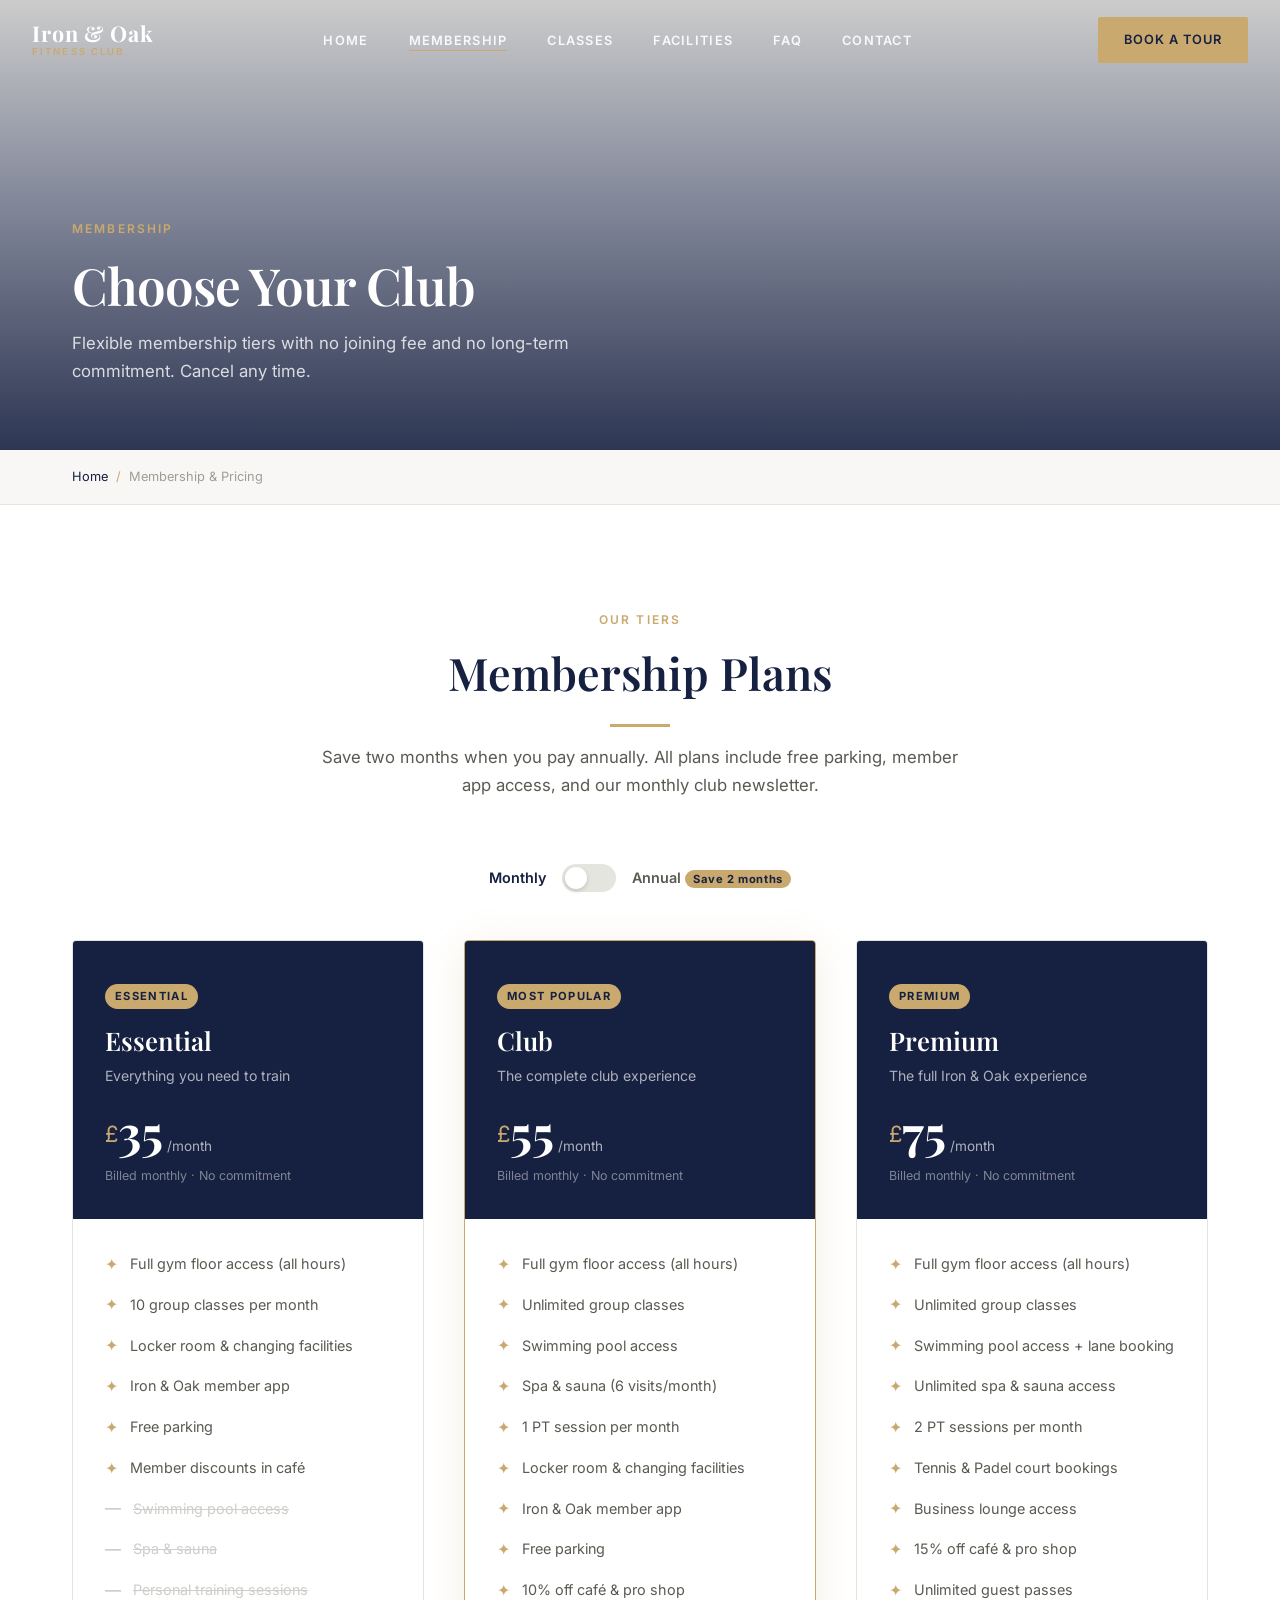
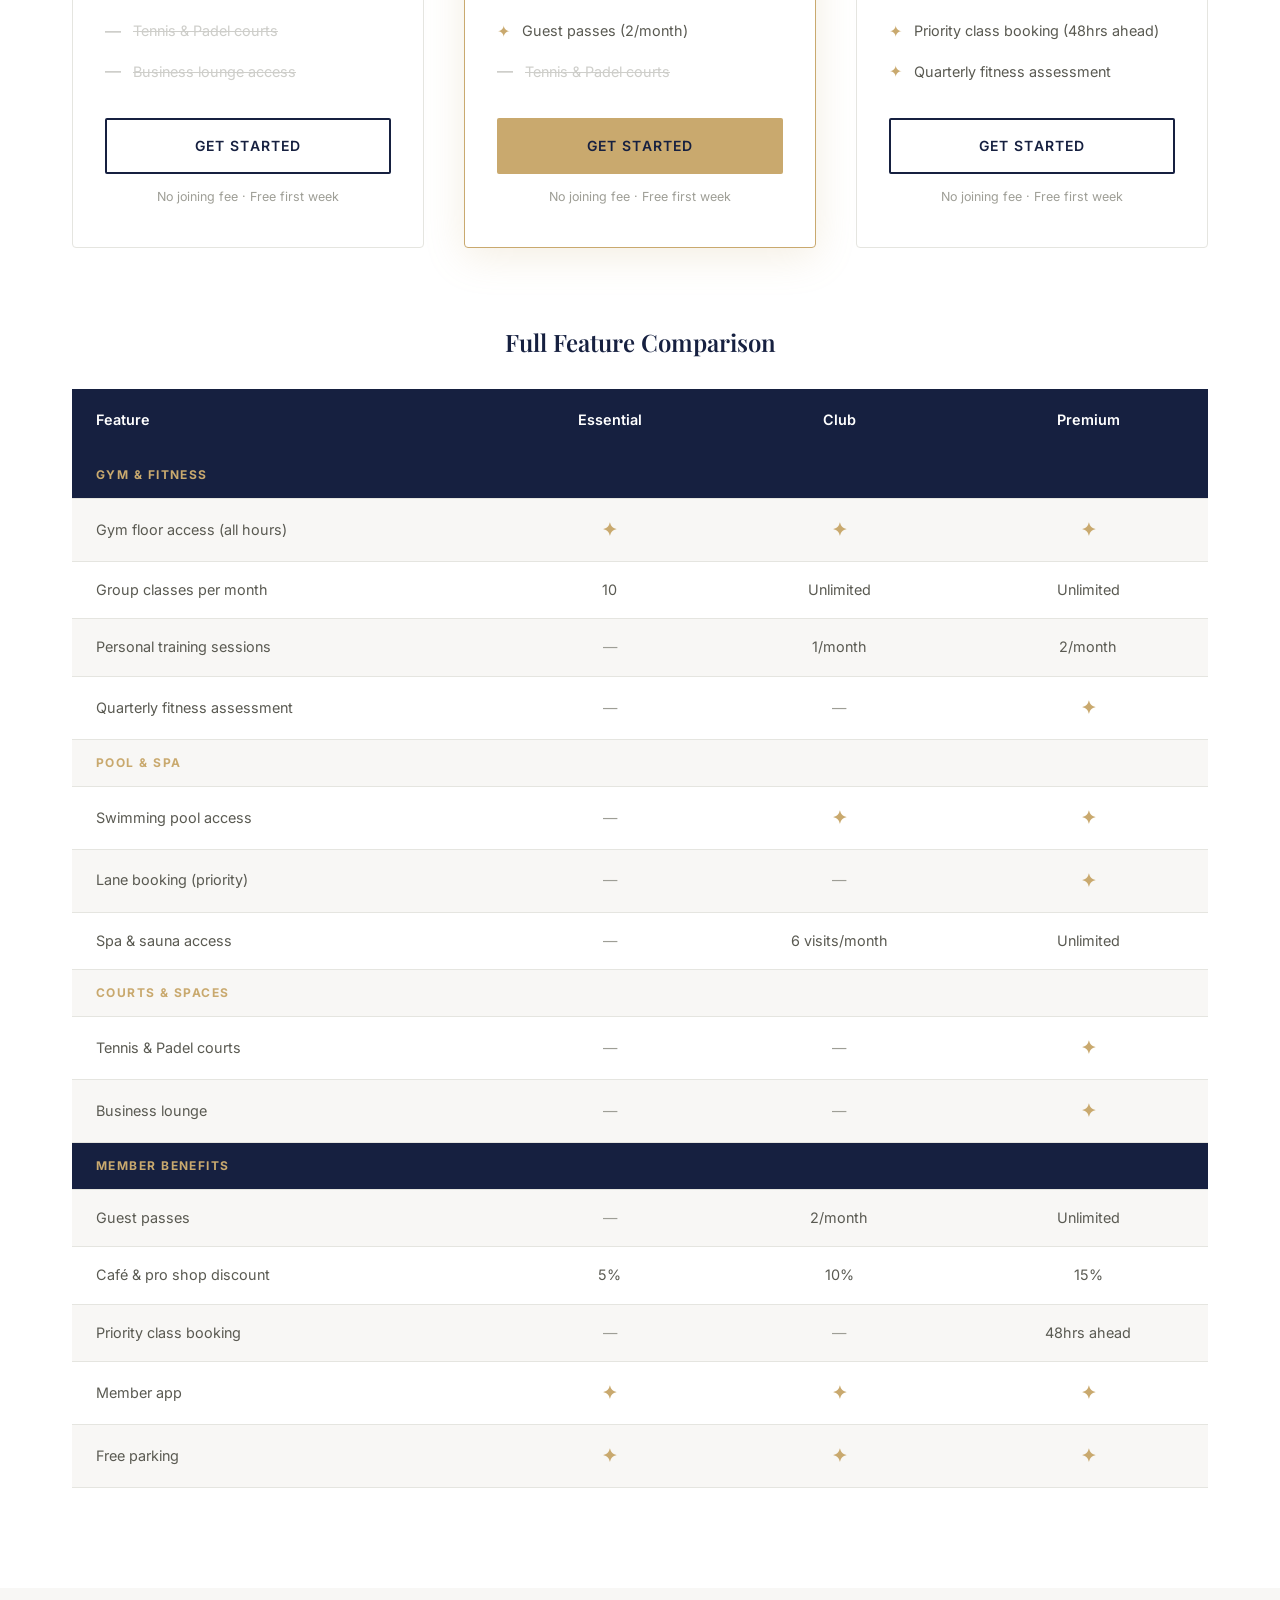
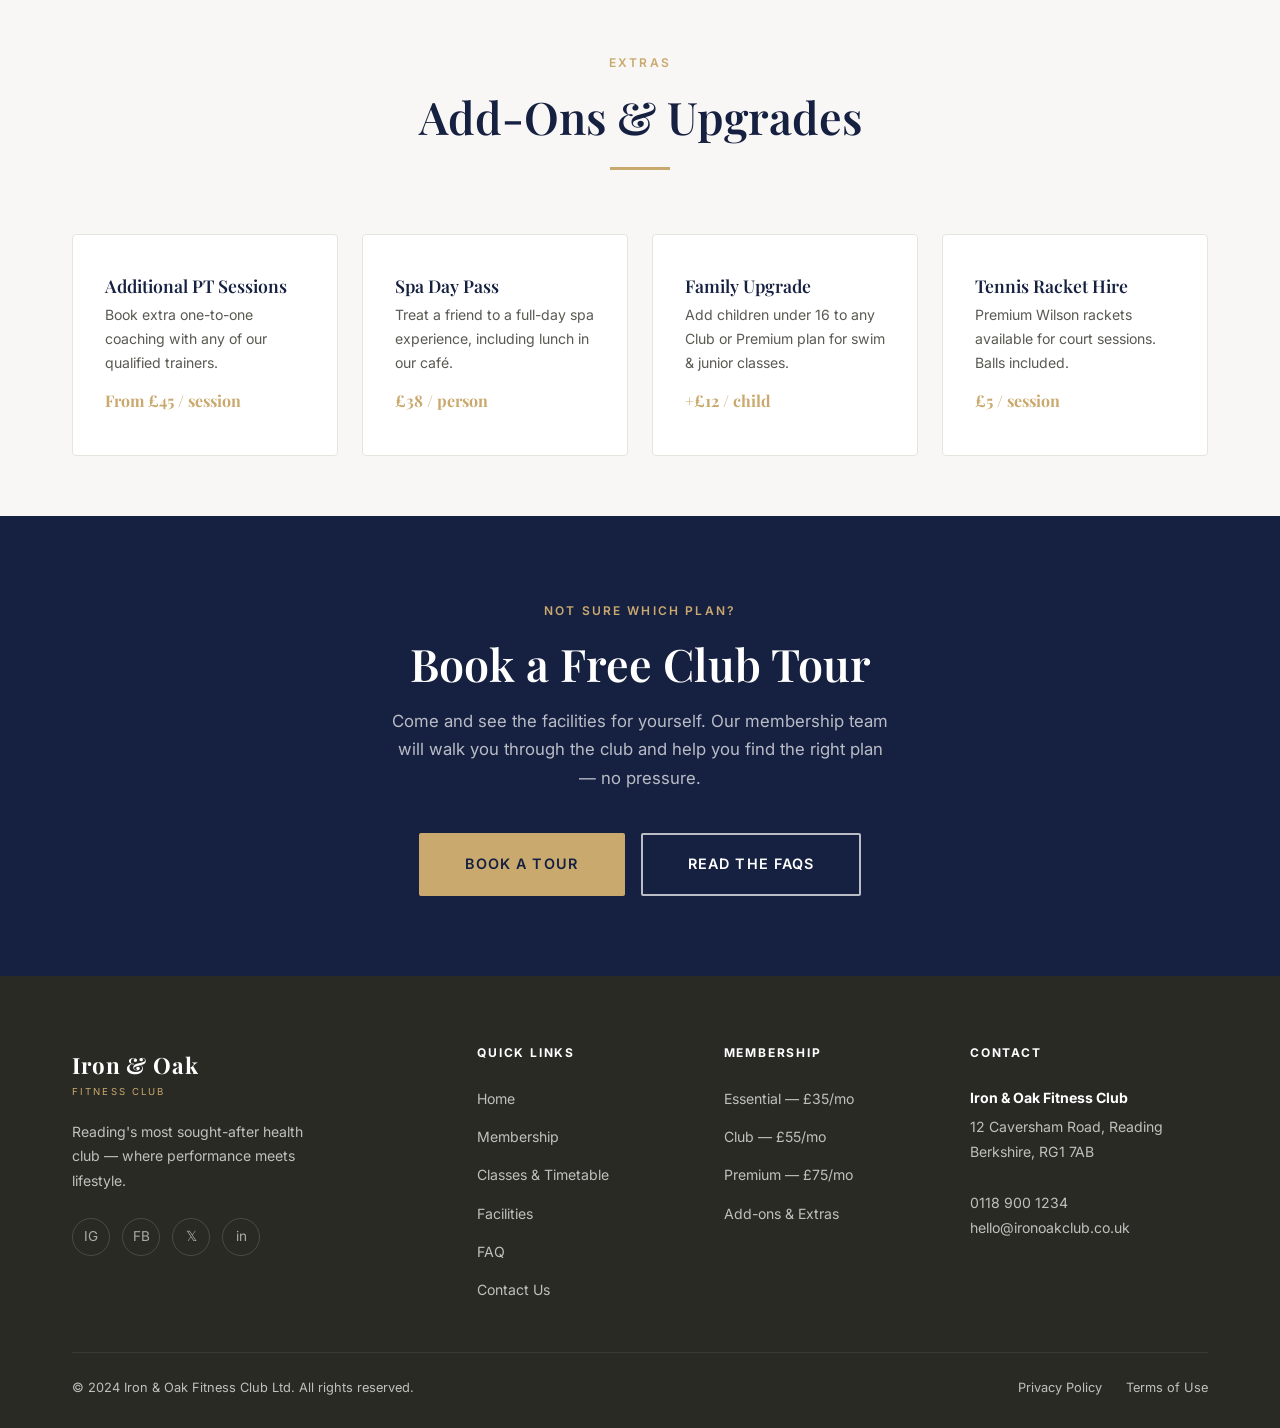
<file: membership.html>
<!DOCTYPE html>
<html lang="en">
<head>
  <meta charset="UTF-8" />
  <meta name="viewport" content="width=device-width, initial-scale=1.0" />
  <title>Membership &amp; Pricing — Iron &amp; Oak Fitness Club</title>
  <meta name="description" content="Choose your Iron &amp; Oak membership — Essential from £35/mo, Club £55/mo, Premium £75/mo. Detailed feature comparison, monthly and annual billing options." />
  <link rel="icon" href="data:image/svg+xml,<svg xmlns='http://www.w3.org/2000/svg' viewBox='0 0 32 32'><rect width='32' height='32' fill='%23162040'/><text x='50%' y='58%' dominant-baseline='middle' text-anchor='middle' fill='%23C9A96E' font-size='18' font-family='Georgia'>I</text></svg>" />
  <link rel="stylesheet" href="css/styles.css" />
</head>
<body>
<nav id="navbar">
  <div class="nav-inner">
    <a href="index.html" class="nav-logo"><span class="logo-main">Iron &amp; Oak</span><span class="logo-sub">Fitness Club</span></a>
    <ul class="nav-links">
      <li><a href="index.html">Home</a></li><li><a href="membership.html">Membership</a></li><li><a href="classes.html">Classes</a></li><li><a href="facilities.html">Facilities</a></li><li><a href="faq.html">FAQ</a></li><li><a href="contact.html">Contact</a></li>
    </ul>
    <a href="contact.html" class="btn btn--primary btn--sm nav-cta">Book a Tour</a>
    <button class="nav-hamburger" id="burger" aria-label="Open menu" aria-expanded="false"><span></span><span></span><span></span></button>
  </div>
</nav>
<div class="mobile-nav" id="mobile-nav">
  <a href="index.html">Home</a><a href="membership.html">Membership</a><a href="classes.html">Classes</a><a href="facilities.html">Facilities</a><a href="faq.html">FAQ</a><a href="contact.html">Contact</a>
  <a href="contact.html" class="btn btn--primary" style="margin-top:0.5rem;justify-content:center;">Book a Tour</a>
</div>

<section class="page-hero">
  <div class="page-hero-bg" style="background-image: url('https://images.unsplash.com/photo-1571019613454-1cb2f99b2d8b?w=1200&q=80');"></div>
  <div class="page-hero-overlay"></div>
  <div class="page-hero-content">
    <span class="section-label">Membership</span>
    <h1 class="display-2">Choose Your Club</h1>
    <p>Flexible membership tiers with no joining fee and no long-term commitment. Cancel any time.</p>
  </div>
</section>
<div class="breadcrumb"><nav><a href="index.html">Home</a><span>/</span>Membership &amp; Pricing</nav></div>

<section class="section-pad">
  <div class="container">
    <div class="section-header fade-in">
      <span class="section-label">Our Tiers</span>
      <h2>Membership Plans</h2>
      <div class="gold-line"></div>
      <p>Save two months when you pay annually. All plans include free parking, member app access, and our monthly club newsletter.</p>
    </div>
    <div class="billing-toggle fade-in">
      <label id="label-monthly" class="active" for="billing-toggle">Monthly</label>
      <label class="toggle-switch"><input type="checkbox" id="billing-toggle" /><span class="toggle-track"></span></label>
      <label id="label-annual" for="billing-toggle">Annual <span class="save-badge">Save 2 months</span></label>
    </div>
    <div class="membership-full-grid">
      <div class="membership-card fade-in fade-in-delay-1">
        <div class="card-header">
          <span class="tier-badge">Essential</span><h3>Essential</h3>
          <p style="color:rgba(255,255,255,0.65);font-size:0.88rem;margin-top:0.35rem;">Everything you need to train</p>
          <div class="price"><span class="currency">£</span><span class="amount" data-monthly="35" data-annual="29">35</span><span class="period">/month</span></div>
          <p style="color:rgba(255,255,255,0.45);font-size:0.78rem;margin-top:0.4rem;">Billed monthly · No commitment</p>
        </div>
        <div class="card-body"><ul>
          <li><span class="check">✦</span> Full gym floor access (all hours)</li>
          <li><span class="check">✦</span> 10 group classes per month</li>
          <li><span class="check">✦</span> Locker room &amp; changing facilities</li>
          <li><span class="check">✦</span> Iron &amp; Oak member app</li>
          <li><span class="check">✦</span> Free parking</li>
          <li><span class="check">✦</span> Member discounts in café</li>
          <li class="unavailable"><span class="cross">—</span> Swimming pool access</li>
          <li class="unavailable"><span class="cross">—</span> Spa &amp; sauna</li>
          <li class="unavailable"><span class="cross">—</span> Personal training sessions</li>
          <li class="unavailable"><span class="cross">—</span> Tennis &amp; Padel courts</li>
          <li class="unavailable"><span class="cross">—</span> Business lounge access</li>
        </ul></div>
        <div class="card-footer"><a href="contact.html" class="btn btn--outline-navy" style="width:100%;justify-content:center;">Get Started</a><p style="text-align:center;font-size:0.78rem;color:var(--gray-400);margin-top:0.75rem;">No joining fee · Free first week</p></div>
      </div>
      <div class="membership-card featured fade-in fade-in-delay-2">
        <div class="card-header">
          <span class="tier-badge">Most Popular</span><h3>Club</h3>
          <p style="color:rgba(255,255,255,0.65);font-size:0.88rem;margin-top:0.35rem;">The complete club experience</p>
          <div class="price"><span class="currency">£</span><span class="amount" data-monthly="55" data-annual="46">55</span><span class="period">/month</span></div>
          <p style="color:rgba(255,255,255,0.45);font-size:0.78rem;margin-top:0.4rem;">Billed monthly · No commitment</p>
        </div>
        <div class="card-body"><ul>
          <li><span class="check">✦</span> Full gym floor access (all hours)</li>
          <li><span class="check">✦</span> Unlimited group classes</li>
          <li><span class="check">✦</span> Swimming pool access</li>
          <li><span class="check">✦</span> Spa &amp; sauna (6 visits/month)</li>
          <li><span class="check">✦</span> 1 PT session per month</li>
          <li><span class="check">✦</span> Locker room &amp; changing facilities</li>
          <li><span class="check">✦</span> Iron &amp; Oak member app</li>
          <li><span class="check">✦</span> Free parking</li>
          <li><span class="check">✦</span> 10% off café &amp; pro shop</li>
          <li><span class="check">✦</span> Guest passes (2/month)</li>
          <li class="unavailable"><span class="cross">—</span> Tennis &amp; Padel courts</li>
        </ul></div>
        <div class="card-footer"><a href="contact.html" class="btn btn--primary" style="width:100%;justify-content:center;">Get Started</a><p style="text-align:center;font-size:0.78rem;color:var(--gray-400);margin-top:0.75rem;">No joining fee · Free first week</p></div>
      </div>
      <div class="membership-card fade-in fade-in-delay-3">
        <div class="card-header">
          <span class="tier-badge">Premium</span><h3>Premium</h3>
          <p style="color:rgba(255,255,255,0.65);font-size:0.88rem;margin-top:0.35rem;">The full Iron &amp; Oak experience</p>
          <div class="price"><span class="currency">£</span><span class="amount" data-monthly="75" data-annual="63">75</span><span class="period">/month</span></div>
          <p style="color:rgba(255,255,255,0.45);font-size:0.78rem;margin-top:0.4rem;">Billed monthly · No commitment</p>
        </div>
        <div class="card-body"><ul>
          <li><span class="check">✦</span> Full gym floor access (all hours)</li>
          <li><span class="check">✦</span> Unlimited group classes</li>
          <li><span class="check">✦</span> Swimming pool access + lane booking</li>
          <li><span class="check">✦</span> Unlimited spa &amp; sauna access</li>
          <li><span class="check">✦</span> 2 PT sessions per month</li>
          <li><span class="check">✦</span> Tennis &amp; Padel court bookings</li>
          <li><span class="check">✦</span> Business lounge access</li>
          <li><span class="check">✦</span> 15% off café &amp; pro shop</li>
          <li><span class="check">✦</span> Unlimited guest passes</li>
          <li><span class="check">✦</span> Priority class booking (48hrs ahead)</li>
          <li><span class="check">✦</span> Quarterly fitness assessment</li>
        </ul></div>
        <div class="card-footer"><a href="contact.html" class="btn btn--outline-navy" style="width:100%;justify-content:center;">Get Started</a><p style="text-align:center;font-size:0.78rem;color:var(--gray-400);margin-top:0.75rem;">No joining fee · Free first week</p></div>
      </div>
    </div>
    <div class="plan-compare fade-in">
      <h3 style="text-align:center;margin-bottom:2rem;font-size:1.5rem;">Full Feature Comparison</h3>
      <table class="compare-table">
        <thead><tr><th>Feature</th><th>Essential</th><th>Club</th><th>Premium</th></tr></thead>
        <tbody>
          <tr class="category-row"><td colspan="4">Gym &amp; Fitness</td></tr>
          <tr><td>Gym floor access (all hours)</td><td class="check-mark">✦</td><td class="check-mark">✦</td><td class="check-mark">✦</td></tr>
          <tr><td>Group classes per month</td><td>10</td><td>Unlimited</td><td>Unlimited</td></tr>
          <tr><td>Personal training sessions</td><td class="cross-mark">—</td><td>1/month</td><td>2/month</td></tr>
          <tr><td>Quarterly fitness assessment</td><td class="cross-mark">—</td><td class="cross-mark">—</td><td class="check-mark">✦</td></tr>
          <tr class="category-row"><td colspan="4">Pool &amp; Spa</td></tr>
          <tr><td>Swimming pool access</td><td class="cross-mark">—</td><td class="check-mark">✦</td><td class="check-mark">✦</td></tr>
          <tr><td>Lane booking (priority)</td><td class="cross-mark">—</td><td class="cross-mark">—</td><td class="check-mark">✦</td></tr>
          <tr><td>Spa &amp; sauna access</td><td class="cross-mark">—</td><td>6 visits/month</td><td>Unlimited</td></tr>
          <tr class="category-row"><td colspan="4">Courts &amp; Spaces</td></tr>
          <tr><td>Tennis &amp; Padel courts</td><td class="cross-mark">—</td><td class="cross-mark">—</td><td class="check-mark">✦</td></tr>
          <tr><td>Business lounge</td><td class="cross-mark">—</td><td class="cross-mark">—</td><td class="check-mark">✦</td></tr>
          <tr class="category-row"><td colspan="4">Member Benefits</td></tr>
          <tr><td>Guest passes</td><td class="cross-mark">—</td><td>2/month</td><td>Unlimited</td></tr>
          <tr><td>Café &amp; pro shop discount</td><td>5%</td><td>10%</td><td>15%</td></tr>
          <tr><td>Priority class booking</td><td class="cross-mark">—</td><td class="cross-mark">—</td><td>48hrs ahead</td></tr>
          <tr><td>Member app</td><td class="check-mark">✦</td><td class="check-mark">✦</td><td class="check-mark">✦</td></tr>
          <tr><td>Free parking</td><td class="check-mark">✦</td><td class="check-mark">✦</td><td class="check-mark">✦</td></tr>
        </tbody>
      </table>
    </div>
  </div>
</section>

<section class="section-pad--sm" style="background:var(--off-white);">
  <div class="container">
    <div class="section-header fade-in"><span class="section-label">Extras</span><h2>Add-Ons &amp; Upgrades</h2><div class="gold-line"></div></div>
    <div style="display:grid;grid-template-columns:repeat(auto-fit,minmax(220px,1fr));gap:1.5rem;margin-top:2.5rem;">
      <div class="why-card fade-in"><h4 style="color:var(--navy);margin-bottom:0.4rem;">Additional PT Sessions</h4><p style="color:var(--gray-600);font-size:0.88rem;margin-bottom:0.75rem;">Book extra one-to-one coaching with any of our qualified trainers.</p><strong style="color:var(--gold);font-family:var(--font-heading);">From £45 / session</strong></div>
      <div class="why-card fade-in fade-in-delay-1"><h4 style="color:var(--navy);margin-bottom:0.4rem;">Spa Day Pass</h4><p style="color:var(--gray-600);font-size:0.88rem;margin-bottom:0.75rem;">Treat a friend to a full-day spa experience, including lunch in our café.</p><strong style="color:var(--gold);font-family:var(--font-heading);">£38 / person</strong></div>
      <div class="why-card fade-in fade-in-delay-2"><h4 style="color:var(--navy);margin-bottom:0.4rem;">Family Upgrade</h4><p style="color:var(--gray-600);font-size:0.88rem;margin-bottom:0.75rem;">Add children under 16 to any Club or Premium plan for swim &amp; junior classes.</p><strong style="color:var(--gold);font-family:var(--font-heading);">+£12 / child</strong></div>
      <div class="why-card fade-in fade-in-delay-3"><h4 style="color:var(--navy);margin-bottom:0.4rem;">Tennis Racket Hire</h4><p style="color:var(--gray-600);font-size:0.88rem;margin-bottom:0.75rem;">Premium Wilson rackets available for court sessions. Balls included.</p><strong style="color:var(--gold);font-family:var(--font-heading);">£5 / session</strong></div>
    </div>
  </div>
</section>

<div class="cta-banner"><div class="container"><span class="section-label">Not Sure Which Plan?</span><h2>Book a Free Club Tour</h2><p>Come and see the facilities for yourself. Our membership team will walk you through the club and help you find the right plan — no pressure.</p><div class="btn-group"><a href="contact.html" class="btn btn--primary btn--lg">Book a Tour</a><a href="faq.html" class="btn btn--outline-white btn--lg">Read the FAQs</a></div></div></div>

<footer><div class="container"><div class="footer-grid">
  <div class="footer-brand"><div class="logo-main">Iron &amp; Oak</div><div class="logo-sub">Fitness Club</div><p>Reading's most sought-after health club — where performance meets lifestyle.</p><div class="social-links"><a href="#" aria-label="Instagram">IG</a><a href="#" aria-label="Facebook">FB</a><a href="#" aria-label="Twitter/X">𝕏</a><a href="#" aria-label="LinkedIn">in</a></div></div>
  <div class="footer-col"><h4>Quick Links</h4><ul><li><a href="index.html">Home</a></li><li><a href="membership.html">Membership</a></li><li><a href="classes.html">Classes &amp; Timetable</a></li><li><a href="facilities.html">Facilities</a></li><li><a href="faq.html">FAQ</a></li><li><a href="contact.html">Contact Us</a></li></ul></div>
  <div class="footer-col"><h4>Membership</h4><ul><li><a href="membership.html">Essential — £35/mo</a></li><li><a href="membership.html">Club — £55/mo</a></li><li><a href="membership.html">Premium — £75/mo</a></li><li><a href="membership.html">Add-ons &amp; Extras</a></li></ul></div>
  <div class="footer-col"><h4>Contact</h4><div class="footer-address"><strong>Iron &amp; Oak Fitness Club</strong>12 Caversham Road, Reading<br>Berkshire, RG1 7AB<br><br><a href="tel:+441189001234">0118 900 1234</a><br><a href="mailto:hello@ironoakclub.co.uk">hello@ironoakclub.co.uk</a></div></div>
</div><div class="footer-bottom"><span>© 2024 Iron &amp; Oak Fitness Club Ltd. All rights reserved.</span><div style="display:flex;gap:1.5rem;"><a href="#">Privacy Policy</a><a href="#">Terms of Use</a></div></div></div></footer>
<script src="js/main.js"></script>
</body>
</html>
</file>
<file: css/styles.css>
/* ============================================================
   IRON & OAK FITNESS — GLOBAL STYLES
   ============================================================ */

@import url('https://fonts.googleapis.com/css2?family=Playfair+Display:ital,wght@0,400;0,600;0,700;1,400;1,600&family=Inter:wght@300;400;500;600&display=swap');

/* ---- Reset & Base ---- */
*, *::before, *::after { box-sizing: border-box; margin: 0; padding: 0; }

:root {
  --navy:   #162040;
  --navy-light: #1e2d55;
  --gold:   #C9A96E;
  --gold-dark: #a8854d;
  --white:  #ffffff;
  --off-white: #f8f7f5;
  --gray-100: #f2f2f0;
  --gray-200: #e5e5e0;
  --gray-400: #9e9e96;
  --gray-600: #5a5a52;
  --gray-800: #2a2a24;
  --font-heading: 'Playfair Display', Georgia, serif;
  --font-body: 'Inter', -apple-system, sans-serif;
  --nav-height: 80px;
  --transition: 0.35s cubic-bezier(0.4, 0, 0.2, 1);
  --shadow-sm: 0 2px 12px rgba(0,0,0,0.06);
  --shadow-md: 0 8px 32px rgba(0,0,0,0.10);
  --shadow-lg: 0 20px 60px rgba(0,0,0,0.15);
}

html { scroll-behavior: smooth; font-size: 16px; }

body {
  font-family: var(--font-body);
  color: var(--gray-800);
  background: var(--white);
  line-height: 1.7;
  -webkit-font-smoothing: antialiased;
}

img { display: block; max-width: 100%; }
a { text-decoration: none; color: inherit; }
ul { list-style: none; }
button { cursor: pointer; font-family: var(--font-body); }

/* ---- Typography ---- */
h1, h2, h3, h4 { font-family: var(--font-heading); line-height: 1.2; color: var(--navy); }

.display-1 { font-size: clamp(2.8rem, 6vw, 5.5rem); font-weight: 700; letter-spacing: -0.02em; }
.display-2 { font-size: clamp(2.2rem, 4vw, 3.8rem); font-weight: 600; letter-spacing: -0.02em; }
h2 { font-size: clamp(1.9rem, 3.5vw, 3rem); font-weight: 600; }
h3 { font-size: clamp(1.3rem, 2vw, 1.7rem); font-weight: 600; }
h4 { font-size: 1.1rem; font-weight: 600; }

.section-label {
  display: inline-block;
  font-family: var(--font-body);
  font-size: 0.75rem;
  font-weight: 600;
  letter-spacing: 0.18em;
  text-transform: uppercase;
  color: var(--gold);
  margin-bottom: 1rem;
}

/* ---- Layout ---- */
.container { max-width: 1200px; margin: 0 auto; padding: 0 2rem; }
.container--wide { max-width: 1400px; margin: 0 auto; padding: 0 2rem; }

section { position: relative; }

.section-pad { padding: 100px 0; }
.section-pad--lg { padding: 130px 0; }
.section-pad--sm { padding: 60px 0; }

/* ---- Buttons ---- */
.btn {
  display: inline-flex;
  align-items: center;
  gap: 0.5rem;
  padding: 0.9rem 2.2rem;
  font-family: var(--font-body);
  font-size: 0.875rem;
  font-weight: 600;
  letter-spacing: 0.08em;
  text-transform: uppercase;
  border-radius: 2px;
  border: 2px solid transparent;
  transition: all var(--transition);
  white-space: nowrap;
}

.btn--primary {
  background: var(--gold);
  color: var(--navy);
  border-color: var(--gold);
}
.btn--primary:hover {
  background: var(--gold-dark);
  border-color: var(--gold-dark);
  transform: translateY(-1px);
  box-shadow: 0 6px 20px rgba(201,169,110,0.35);
}

.btn--outline-white {
  background: transparent;
  color: var(--white);
  border-color: rgba(255,255,255,0.7);
}
.btn--outline-white:hover {
  background: var(--white);
  color: var(--navy);
  border-color: var(--white);
  transform: translateY(-1px);
}

.btn--outline-navy {
  background: transparent;
  color: var(--navy);
  border-color: var(--navy);
}
.btn--outline-navy:hover {
  background: var(--navy);
  color: var(--white);
  transform: translateY(-1px);
}

.btn--navy {
  background: var(--navy);
  color: var(--white);
  border-color: var(--navy);
}
.btn--navy:hover {
  background: var(--navy-light);
  border-color: var(--navy-light);
  transform: translateY(-1px);
  box-shadow: 0 6px 20px rgba(22,32,64,0.3);
}

.btn--lg { padding: 1.1rem 2.8rem; font-size: 0.9rem; }
.btn--sm { padding: 0.65rem 1.5rem; font-size: 0.8rem; }

/* ---- Navigation ---- */
#navbar {
  position: fixed;
  top: 0; left: 0; right: 0;
  z-index: 1000;
  height: var(--nav-height);
  display: flex;
  align-items: center;
  transition: background var(--transition), box-shadow var(--transition), backdrop-filter var(--transition);
}

#navbar.transparent {
  background: transparent;
}

#navbar.solid {
  background: var(--white);
  box-shadow: 0 2px 24px rgba(0,0,0,0.08);
}

.nav-inner {
  max-width: 1300px;
  margin: 0 auto;
  padding: 0 2rem;
  width: 100%;
  display: flex;
  align-items: center;
  justify-content: space-between;
}

.nav-logo {
  display: flex;
  flex-direction: column;
  line-height: 1;
  gap: 2px;
}
.nav-logo .logo-main {
  font-family: var(--font-heading);
  font-size: 1.35rem;
  font-weight: 700;
  letter-spacing: 0.04em;
  color: var(--white);
  transition: color var(--transition);
}
.nav-logo .logo-sub {
  font-family: var(--font-body);
  font-size: 0.6rem;
  font-weight: 600;
  letter-spacing: 0.22em;
  text-transform: uppercase;
  color: var(--gold);
}

#navbar.solid .nav-logo .logo-main { color: var(--navy); }

.nav-links {
  display: flex;
  align-items: center;
  gap: 2.5rem;
}

.nav-links a {
  font-size: 0.8rem;
  font-weight: 600;
  letter-spacing: 0.1em;
  text-transform: uppercase;
  color: rgba(255,255,255,0.9);
  transition: color var(--transition);
  position: relative;
}

.nav-links a::after {
  content: '';
  position: absolute;
  bottom: -3px; left: 0; right: 0;
  height: 1px;
  background: var(--gold);
  transform: scaleX(0);
  transform-origin: left;
  transition: transform var(--transition);
}

.nav-links a:hover::after,
.nav-links a.active::after { transform: scaleX(1); }

#navbar.solid .nav-links a { color: var(--gray-600); }
#navbar.solid .nav-links a:hover { color: var(--navy); }
.nav-links a:hover { color: var(--white); }
#navbar.solid .nav-links a:hover { color: var(--navy); }

.nav-cta { margin-left: 1rem; }

.nav-hamburger {
  display: none;
  flex-direction: column;
  gap: 5px;
  background: none;
  border: none;
  padding: 4px;
}
.nav-hamburger span {
  display: block;
  width: 24px; height: 2px;
  background: var(--white);
  border-radius: 2px;
  transition: all var(--transition);
}
#navbar.solid .nav-hamburger span { background: var(--navy); }

/* Mobile nav */
.mobile-nav {
  display: none;
  position: fixed;
  top: var(--nav-height);
  left: 0; right: 0;
  background: var(--white);
  box-shadow: var(--shadow-md);
  z-index: 999;
  padding: 1.5rem 2rem 2rem;
  flex-direction: column;
  gap: 1rem;
}
.mobile-nav.open { display: flex; }
.mobile-nav a {
  font-size: 0.9rem;
  font-weight: 600;
  letter-spacing: 0.08em;
  text-transform: uppercase;
  color: var(--navy);
  padding: 0.6rem 0;
  border-bottom: 1px solid var(--gray-200);
}
.mobile-nav a:last-child { border-bottom: none; }

/* ---- Hero ---- */
.hero {
  position: relative;
  height: 100vh;
  min-height: 700px;
  display: flex;
  align-items: center;
  overflow: hidden;
}

.hero-bg {
  position: absolute;
  inset: 0;
  background-size: cover;
  background-position: center;
  background-attachment: fixed;
  transform: scale(1.05);
  transition: transform 0.1s linear;
}

.hero-overlay {
  position: absolute;
  inset: 0;
  background: linear-gradient(
    135deg,
    rgba(22, 32, 64, 0.82) 0%,
    rgba(22, 32, 64, 0.55) 60%,
    rgba(0,0,0,0.3) 100%
  );
}

.hero-content {
  position: relative;
  z-index: 2;
  max-width: 800px;
  padding: 0 2rem;
  margin-left: 8vw;
}

.hero-content .section-label { color: var(--gold); }

.hero-content h1 {
  color: var(--white);
  margin-bottom: 1.5rem;
  text-shadow: 0 2px 20px rgba(0,0,0,0.3);
}

.hero-content p {
  font-size: clamp(1rem, 2vw, 1.2rem);
  color: rgba(255,255,255,0.85);
  max-width: 500px;
  margin-bottom: 2.5rem;
  font-weight: 300;
  line-height: 1.8;
}

.hero-ctas { display: flex; gap: 1rem; flex-wrap: wrap; }

.hero-scroll {
  position: absolute;
  bottom: 2.5rem;
  left: 50%;
  transform: translateX(-50%);
  z-index: 2;
  display: flex;
  flex-direction: column;
  align-items: center;
  gap: 0.5rem;
}
.hero-scroll span {
  font-size: 0.7rem;
  letter-spacing: 0.15em;
  text-transform: uppercase;
  color: rgba(255,255,255,0.6);
}
.scroll-line {
  width: 1px; height: 50px;
  background: linear-gradient(to bottom, rgba(255,255,255,0.6), transparent);
  animation: scrollPulse 2s ease-in-out infinite;
}
@keyframes scrollPulse {
  0%, 100% { opacity: 0.5; transform: scaleY(1); }
  50% { opacity: 1; transform: scaleY(1.1); }
}

/* ---- Why Section ---- */
.why-grid {
  display: grid;
  grid-template-columns: repeat(4, 1fr);
  gap: 2rem;
  margin-top: 4rem;
}

.why-card {
  padding: 2.5rem 2rem;
  border: 1px solid var(--gray-200);
  border-radius: 4px;
  transition: all var(--transition);
  background: var(--white);
}
.why-card:hover {
  border-color: var(--gold);
  box-shadow: var(--shadow-md);
  transform: translateY(-4px);
}

.why-icon {
  width: 56px; height: 56px;
  display: flex; align-items: center; justify-content: center;
  background: var(--navy);
  border-radius: 3px;
  margin-bottom: 1.5rem;
}
.why-icon svg { width: 28px; height: 28px; stroke: var(--gold); fill: none; }

.why-card h3 { font-size: 1.2rem; margin-bottom: 0.75rem; }
.why-card p { font-size: 0.92rem; color: var(--gray-600); line-height: 1.7; }

/* ---- Section Header ---- */
.section-header { text-align: center; max-width: 640px; margin: 0 auto 4rem; }
.section-header p { color: var(--gray-600); margin-top: 1rem; font-size: 1.05rem; }

/* ---- Membership Cards ---- */
.membership-grid {
  display: grid;
  grid-template-columns: repeat(3, 1fr);
  gap: 2rem;
  margin-top: 3rem;
}

.membership-card {
  border: 1px solid var(--gray-200);
  border-radius: 4px;
  overflow: hidden;
  transition: all var(--transition);
  position: relative;
}
.membership-card:hover { box-shadow: var(--shadow-lg); transform: translateY(-6px); }
.membership-card.featured {
  border-color: var(--gold);
  box-shadow: 0 8px 40px rgba(201,169,110,0.2);
}

.card-header {
  padding: 2.5rem 2rem 2rem;
  background: var(--navy);
  color: var(--white);
}
.card-header .tier-badge {
  display: inline-block;
  background: var(--gold);
  color: var(--navy);
  font-size: 0.7rem;
  font-weight: 700;
  letter-spacing: 0.12em;
  text-transform: uppercase;
  padding: 3px 10px;
  border-radius: 20px;
  margin-bottom: 1rem;
}
.card-header h3 { color: var(--white); font-size: 1.6rem; margin-bottom: 0.5rem; }
.card-header .price { margin-top: 1.2rem; }
.card-header .price .amount {
  font-family: var(--font-heading);
  font-size: 3rem;
  font-weight: 700;
  color: var(--white);
  line-height: 1;
}
.card-header .price .currency {
  font-size: 1.4rem;
  vertical-align: top;
  margin-top: 0.5rem;
  display: inline-block;
  color: var(--gold);
}
.card-header .price .period {
  font-size: 0.85rem;
  color: rgba(255,255,255,0.65);
  margin-left: 4px;
}

.card-body { padding: 2rem; }
.card-body ul { display: flex; flex-direction: column; gap: 0.85rem; }
.card-body li {
  display: flex; align-items: center; gap: 0.75rem;
  font-size: 0.9rem; color: var(--gray-600);
}
.card-body li .check { color: var(--gold); font-size: 1rem; flex-shrink: 0; }
.card-body li .cross { color: var(--gray-400); font-size: 1rem; flex-shrink: 0; }
.card-body li.unavailable { opacity: 0.5; text-decoration: line-through; color: var(--gray-400); }

.card-footer { padding: 0 2rem 2.5rem; }
.card-footer .btn { width: 100%; justify-content: center; }

/* ---- Facilities Grid ---- */
.facilities-grid {
  display: grid;
  grid-template-columns: repeat(3, 1fr);
  grid-template-rows: 280px 280px;
  gap: 3px;
}
.facility-item {
  position: relative;
  overflow: hidden;
}
.facility-item:first-child {
  grid-column: span 2;
}
.facility-item img {
  width: 100%; height: 100%;
  object-fit: cover;
  transition: transform 0.6s ease;
}
.facility-item:hover img { transform: scale(1.05); }
.facility-overlay {
  position: absolute;
  inset: 0;
  background: linear-gradient(to top, rgba(22,32,64,0.85) 0%, transparent 55%);
  display: flex;
  align-items: flex-end;
  padding: 1.5rem;
}
.facility-overlay h3 { color: var(--white); font-size: 1.2rem; }

/* ---- Timetable Preview ---- */
.timetable-preview {
  overflow-x: auto;
}
.timetable-table {
  width: 100%;
  border-collapse: collapse;
  min-width: 700px;
}
.timetable-table th {
  background: var(--navy);
  color: var(--gold);
  font-family: var(--font-body);
  font-size: 0.75rem;
  font-weight: 600;
  letter-spacing: 0.1em;
  text-transform: uppercase;
  padding: 1rem 1.2rem;
  text-align: center;
}
.timetable-table td {
  padding: 0.75rem 1rem;
  border: 1px solid var(--gray-200);
  vertical-align: top;
  font-size: 0.82rem;
  min-width: 100px;
}
.timetable-table .time-col {
  background: var(--off-white);
  color: var(--navy);
  font-weight: 600;
  font-size: 0.8rem;
  text-align: center;
  white-space: nowrap;
}
.class-pill {
  display: inline-block;
  padding: 4px 10px;
  border-radius: 20px;
  font-size: 0.75rem;
  font-weight: 600;
  margin: 2px 0;
  width: 100%;
  text-align: center;
}
.class-pill.hiit    { background: #fff0e0; color: #a0540c; }
.class-pill.yoga    { background: #e8f0e8; color: #2d5c2d; }
.class-pill.spin    { background: #e8eaf6; color: #303f9f; }
.class-pill.pilates { background: #fce4ec; color: #880e4f; }
.class-pill.boxing  { background: #fafafa; color: #333; border: 1px solid #ddd; }
.class-pill.stretch { background: #e0f2f1; color: #00695c; }

/* ---- Testimonials ---- */
.testimonials-grid {
  display: grid;
  grid-template-columns: repeat(3, 1fr);
  gap: 2rem;
  margin-top: 3rem;
}

.testimonial-card {
  padding: 2.5rem;
  background: var(--off-white);
  border-radius: 4px;
  position: relative;
  transition: all var(--transition);
}
.testimonial-card:hover { box-shadow: var(--shadow-md); transform: translateY(-3px); }
.testimonial-card::before {
  content: '"';
  position: absolute;
  top: 1rem; right: 2rem;
  font-family: var(--font-heading);
  font-size: 5rem;
  color: var(--gold);
  opacity: 0.35;
  line-height: 1;
}

.testimonial-stars { color: var(--gold); margin-bottom: 1rem; font-size: 0.9rem; letter-spacing: 2px; }
.testimonial-card p {
  font-size: 0.95rem;
  color: var(--gray-600);
  line-height: 1.75;
  font-style: italic;
  margin-bottom: 1.5rem;
}
.testimonial-author { display: flex; align-items: center; gap: 1rem; }
.author-avatar {
  width: 44px; height: 44px;
  border-radius: 50%;
  background: var(--navy);
  display: flex; align-items: center; justify-content: center;
  color: var(--gold);
  font-family: var(--font-heading);
  font-size: 1.1rem;
  font-weight: 700;
  flex-shrink: 0;
}
.author-info .name { font-weight: 600; font-size: 0.9rem; color: var(--navy); }
.author-info .since { font-size: 0.78rem; color: var(--gray-400); margin-top: 1px; }

/* ---- CTA Banner ---- */
.cta-banner {
  background: var(--navy);
  padding: 80px 0;
  text-align: center;
}
.cta-banner h2 { color: var(--white); margin-bottom: 1rem; }
.cta-banner p { color: rgba(255,255,255,0.7); margin-bottom: 2.5rem; font-size: 1.05rem; max-width: 500px; margin-left: auto; margin-right: auto; }
.cta-banner .btn-group { display: flex; gap: 1rem; justify-content: center; flex-wrap: wrap; }

/* ---- Footer ---- */
footer {
  background: var(--gray-800);
  color: rgba(255,255,255,0.7);
  padding: 70px 0 30px;
}

.footer-grid {
  display: grid;
  grid-template-columns: 1.8fr 1fr 1fr 1.2fr;
  gap: 3rem;
  margin-bottom: 3rem;
}

.footer-brand .logo-main {
  font-family: var(--font-heading);
  font-size: 1.4rem;
  font-weight: 700;
  color: var(--white);
  letter-spacing: 0.04em;
}
.footer-brand .logo-sub {
  font-size: 0.6rem;
  letter-spacing: 0.22em;
  text-transform: uppercase;
  color: var(--gold);
  margin-bottom: 1.2rem;
}
.footer-brand p { font-size: 0.88rem; line-height: 1.75; max-width: 260px; margin-bottom: 1.5rem; }

.social-links { display: flex; gap: 0.75rem; }
.social-links a {
  width: 38px; height: 38px;
  border: 1px solid rgba(255,255,255,0.15);
  border-radius: 50%;
  display: flex; align-items: center; justify-content: center;
  font-size: 0.85rem;
  transition: all var(--transition);
  color: rgba(255,255,255,0.6);
}
.social-links a:hover { border-color: var(--gold); color: var(--gold); }

.footer-col h4 {
  color: var(--white);
  font-family: var(--font-body);
  font-size: 0.75rem;
  font-weight: 700;
  letter-spacing: 0.15em;
  text-transform: uppercase;
  margin-bottom: 1.5rem;
}
.footer-col ul { display: flex; flex-direction: column; gap: 0.7rem; }
.footer-col ul a { font-size: 0.88rem; transition: color var(--transition); }
.footer-col ul a:hover { color: var(--gold); }

.footer-address { font-size: 0.88rem; line-height: 1.8; }
.footer-address strong { color: var(--white); display: block; margin-bottom: 0.25rem; }

.footer-bottom {
  border-top: 1px solid rgba(255,255,255,0.08);
  padding-top: 1.5rem;
  display: flex;
  justify-content: space-between;
  align-items: center;
  font-size: 0.8rem;
  flex-wrap: wrap;
  gap: 1rem;
}
.footer-bottom a { transition: color var(--transition); }
.footer-bottom a:hover { color: var(--gold); }

/* ---- Page Hero (inner pages) ---- */
.page-hero {
  height: 50vh;
  min-height: 380px;
  position: relative;
  display: flex;
  align-items: flex-end;
  padding-bottom: 4rem;
  overflow: hidden;
}
.page-hero-bg {
  position: absolute;
  inset: 0;
  background-size: cover;
  background-position: center;
}
.page-hero-overlay {
  position: absolute;
  inset: 0;
  background: linear-gradient(to top, rgba(22,32,64,0.9) 0%, rgba(22,32,64,0.5) 60%, rgba(0,0,0,0.2) 100%);
}
.page-hero-content {
  position: relative;
  z-index: 2;
  padding: 0 2rem;
  max-width: 1200px;
  margin: 0 auto;
  width: 100%;
}
.page-hero-content .section-label { display: block; }
.page-hero-content h1 { color: var(--white); }
.page-hero-content p { color: rgba(255,255,255,0.8); max-width: 560px; margin-top: 0.75rem; font-size: 1.05rem; }

/* ---- Breadcrumb ---- */
.breadcrumb {
  background: var(--off-white);
  padding: 1rem 0;
  border-bottom: 1px solid var(--gray-200);
}
.breadcrumb nav {
  max-width: 1200px;
  margin: 0 auto;
  padding: 0 2rem;
  font-size: 0.8rem;
  color: var(--gray-400);
  display: flex; gap: 0.5rem; align-items: center;
}
.breadcrumb nav a { color: var(--navy); }
.breadcrumb nav a:hover { color: var(--gold); }
.breadcrumb nav span { color: var(--gold); }

/* ---- Membership Page ---- */
.billing-toggle {
  display: flex;
  align-items: center;
  gap: 1rem;
  justify-content: center;
  margin-bottom: 3rem;
}
.billing-toggle label {
  font-size: 0.9rem;
  font-weight: 600;
  color: var(--gray-600);
  cursor: pointer;
}
.billing-toggle label.active { color: var(--navy); }
.toggle-switch {
  position: relative;
  width: 54px; height: 28px;
}
.toggle-switch input { opacity: 0; width: 0; height: 0; }
.toggle-track {
  position: absolute;
  inset: 0;
  background: var(--gray-200);
  border-radius: 28px;
  cursor: pointer;
  transition: background var(--transition);
}
.toggle-track::after {
  content: '';
  position: absolute;
  width: 22px; height: 22px;
  background: var(--white);
  border-radius: 50%;
  top: 3px; left: 3px;
  box-shadow: 0 2px 4px rgba(0,0,0,0.15);
  transition: transform var(--transition);
}
.toggle-switch input:checked + .toggle-track { background: var(--navy); }
.toggle-switch input:checked + .toggle-track::after { transform: translateX(26px); }
.save-badge {
  background: var(--gold);
  color: var(--navy);
  font-size: 0.7rem;
  font-weight: 700;
  padding: 2px 8px;
  border-radius: 20px;
  letter-spacing: 0.05em;
}

.membership-full-grid {
  display: grid;
  grid-template-columns: repeat(3, 1fr);
  gap: 2.5rem;
  align-items: start;
}

.plan-compare {
  margin-top: 80px;
  overflow-x: auto;
}
.compare-table {
  width: 100%;
  border-collapse: collapse;
}
.compare-table th {
  background: var(--navy);
  color: var(--white);
  padding: 1.2rem 1.5rem;
  text-align: left;
  font-size: 0.9rem;
  font-weight: 600;
}
.compare-table th:not(:first-child) { text-align: center; }
.compare-table td {
  padding: 1rem 1.5rem;
  border-bottom: 1px solid var(--gray-200);
  font-size: 0.9rem;
  color: var(--gray-600);
}
.compare-table td:not(:first-child) { text-align: center; }
.compare-table tr:nth-child(even) td { background: var(--off-white); }
.compare-table .check-mark { color: var(--gold); font-weight: 700; font-size: 1.1rem; }
.compare-table .cross-mark { color: var(--gray-400); }
.compare-table .category-row td {
  background: var(--navy);
  color: var(--gold);
  font-family: var(--font-body);
  font-size: 0.75rem;
  letter-spacing: 0.12em;
  text-transform: uppercase;
  font-weight: 700;
  padding: 0.8rem 1.5rem;
}

/* ---- Classes Page ---- */
.class-filters {
  display: flex;
  gap: 0.75rem;
  flex-wrap: wrap;
  margin-bottom: 2.5rem;
}
.filter-btn {
  padding: 0.5rem 1.5rem;
  border: 1px solid var(--gray-200);
  background: var(--white);
  border-radius: 20px;
  font-size: 0.82rem;
  font-weight: 600;
  letter-spacing: 0.05em;
  color: var(--gray-600);
  cursor: pointer;
  transition: all var(--transition);
}
.filter-btn:hover, .filter-btn.active {
  background: var(--navy);
  border-color: var(--navy);
  color: var(--white);
}

.full-timetable { overflow-x: auto; }
.full-timetable table {
  width: 100%;
  border-collapse: collapse;
  min-width: 800px;
}
.full-timetable th {
  background: var(--navy);
  color: var(--white);
  padding: 1rem 1.5rem;
  font-size: 0.8rem;
  font-weight: 600;
  letter-spacing: 0.08em;
  text-transform: uppercase;
  text-align: center;
}
.full-timetable th:first-child { text-align: left; color: var(--gold); }
.full-timetable td {
  padding: 0.8rem 1rem;
  border: 1px solid var(--gray-200);
  font-size: 0.82rem;
  vertical-align: top;
  min-width: 110px;
}
.full-timetable .time-cell {
  background: var(--off-white);
  font-weight: 600;
  color: var(--navy);
  white-space: nowrap;
  font-size: 0.8rem;
}

.signature-classes {
  display: grid;
  grid-template-columns: repeat(2, 1fr);
  gap: 2rem;
  margin-top: 3rem;
}
.signature-card {
  display: flex;
  gap: 1.5rem;
  padding: 2rem;
  border: 1px solid var(--gray-200);
  border-radius: 4px;
  transition: all var(--transition);
}
.signature-card:hover { box-shadow: var(--shadow-md); border-color: var(--gold); transform: translateY(-3px); }
.sig-icon {
  width: 56px; height: 56px; flex-shrink: 0;
  background: var(--navy);
  border-radius: 3px;
  display: flex; align-items: center; justify-content: center;
  font-size: 1.4rem;
}
.sig-content h3 { font-size: 1.1rem; margin-bottom: 0.4rem; }
.sig-content p { font-size: 0.88rem; color: var(--gray-600); line-height: 1.65; margin-bottom: 0.75rem; }
.sig-meta { display: flex; gap: 1rem; flex-wrap: wrap; }
.sig-tag {
  display: inline-flex; align-items: center; gap: 4px;
  font-size: 0.75rem;
  color: var(--gray-400);
  font-weight: 500;
}

/* ---- Facilities Page ---- */
.facility-section {
  padding: 80px 0;
  border-bottom: 1px solid var(--gray-200);
}
.facility-section:last-child { border-bottom: none; }
.facility-layout {
  display: grid;
  grid-template-columns: 1fr 1fr;
  gap: 4rem;
  align-items: center;
}
.facility-layout.reverse { direction: rtl; }
.facility-layout.reverse > * { direction: ltr; }
.facility-img {
  border-radius: 4px;
  overflow: hidden;
  aspect-ratio: 4/3;
}
.facility-img img {
  width: 100%; height: 100%;
  object-fit: cover;
  transition: transform 0.6s ease;
}
.facility-img:hover img { transform: scale(1.04); }
.facility-text .section-label { display: block; }
.facility-text h2 { margin-bottom: 1rem; }
.facility-text p { color: var(--gray-600); line-height: 1.8; margin-bottom: 1.5rem; }
.facility-features { display: flex; flex-direction: column; gap: 0.6rem; margin-bottom: 2rem; }
.facility-features li {
  display: flex; align-items: center; gap: 0.75rem;
  font-size: 0.9rem; color: var(--gray-600);
}
.facility-features li::before {
  content: '';
  width: 6px; height: 6px; flex-shrink: 0;
  background: var(--gold);
  border-radius: 50%;
}

/* ---- FAQ Page ---- */
.faq-tabs {
  display: flex;
  gap: 0.5rem;
  flex-wrap: wrap;
  margin-bottom: 3rem;
}
.faq-tab {
  padding: 0.6rem 1.4rem;
  border: 1px solid var(--gray-200);
  background: var(--white);
  border-radius: 2px;
  font-size: 0.8rem;
  font-weight: 600;
  letter-spacing: 0.06em;
  color: var(--gray-600);
  cursor: pointer;
  transition: all var(--transition);
}
.faq-tab:hover, .faq-tab.active {
  background: var(--navy);
  border-color: var(--navy);
  color: var(--white);
}

.faq-category { display: none; }
.faq-category.active { display: block; }

.faq-category-title {
  font-family: var(--font-heading);
  font-size: 1.5rem;
  color: var(--navy);
  margin-bottom: 2rem;
  padding-bottom: 1rem;
  border-bottom: 2px solid var(--gold);
  display: inline-block;
}

.accordion-item {
  border: 1px solid var(--gray-200);
  border-radius: 3px;
  margin-bottom: 0.75rem;
  overflow: hidden;
  transition: box-shadow var(--transition);
}
.accordion-item:hover { box-shadow: var(--shadow-sm); }

.accordion-trigger {
  width: 100%;
  display: flex;
  justify-content: space-between;
  align-items: center;
  gap: 1.5rem;
  padding: 1.4rem 1.8rem;
  background: var(--white);
  border: none;
  text-align: left;
  font-family: var(--font-body);
  font-size: 0.95rem;
  font-weight: 600;
  color: var(--navy);
  transition: background var(--transition);
}
.accordion-trigger:hover { background: var(--off-white); }
.accordion-trigger.open { background: var(--navy); color: var(--white); }

.accordion-icon {
  width: 24px; height: 24px; flex-shrink: 0;
  border: 1.5px solid currentColor;
  border-radius: 50%;
  display: flex; align-items: center; justify-content: center;
  font-size: 1rem;
  transition: transform var(--transition);
}
.accordion-trigger.open .accordion-icon { transform: rotate(45deg); }

.accordion-body {
  display: none;
  padding: 1.5rem 1.8rem;
  background: var(--off-white);
  font-size: 0.9rem;
  color: var(--gray-600);
  line-height: 1.8;
  border-top: 1px solid var(--gray-200);
}
.accordion-body.open { display: block; }
.accordion-body p + p { margin-top: 0.75rem; }

/* ---- Contact Page ---- */
.contact-grid {
  display: grid;
  grid-template-columns: 1.1fr 0.9fr;
  gap: 4rem;
  align-items: start;
}

.contact-form-wrap {
  background: var(--white);
  border: 1px solid var(--gray-200);
  border-radius: 4px;
  padding: 3rem;
}
.contact-form-wrap h2 { margin-bottom: 0.5rem; }
.contact-form-wrap > p { color: var(--gray-600); margin-bottom: 2.5rem; font-size: 0.95rem; }

.form-grid { display: grid; grid-template-columns: 1fr 1fr; gap: 1.25rem; }
.form-field { display: flex; flex-direction: column; gap: 0.5rem; }
.form-field.full { grid-column: span 2; }
.form-field label { font-size: 0.8rem; font-weight: 600; color: var(--navy); letter-spacing: 0.05em; text-transform: uppercase; }
.form-field input,
.form-field select,
.form-field textarea {
  padding: 0.85rem 1.1rem;
  border: 1px solid var(--gray-200);
  border-radius: 2px;
  font-family: var(--font-body);
  font-size: 0.9rem;
  color: var(--gray-800);
  background: var(--white);
  transition: border-color var(--transition), box-shadow var(--transition);
  outline: none;
}
.form-field input:focus,
.form-field select:focus,
.form-field textarea:focus {
  border-color: var(--gold);
  box-shadow: 0 0 0 3px rgba(201,169,110,0.15);
}
.form-field textarea { resize: vertical; min-height: 140px; }
.form-field select { appearance: none; background-image: url("data:image/svg+xml,%3Csvg xmlns='http://www.w3.org/2000/svg' width='12' height='12' viewBox='0 0 12 12'%3E%3Cpath fill='%23666' d='M6 8L1 3h10z'/%3E%3C/svg%3E"); background-repeat: no-repeat; background-position: right 1rem center; }

.form-submit { margin-top: 0.5rem; }
.form-success {
  display: none;
  padding: 1rem 1.5rem;
  background: #e8f5e9;
  border: 1px solid #a5d6a7;
  border-radius: 3px;
  color: #2e7d32;
  font-size: 0.9rem;
  margin-top: 1rem;
}

.contact-info { display: flex; flex-direction: column; gap: 2.5rem; }
.info-card {
  padding: 2rem;
  border: 1px solid var(--gray-200);
  border-radius: 4px;
  transition: all var(--transition);
}
.info-card:hover { box-shadow: var(--shadow-sm); }
.info-card-header { display: flex; align-items: center; gap: 1rem; margin-bottom: 1.2rem; }
.info-icon {
  width: 44px; height: 44px;
  background: var(--navy);
  border-radius: 3px;
  display: flex; align-items: center; justify-content: center;
}
.info-icon svg { width: 22px; height: 22px; stroke: var(--gold); fill: none; }
.info-card h3 { font-size: 1rem; }
.info-card p, .info-card a { font-size: 0.9rem; color: var(--gray-600); line-height: 1.7; }
.info-card a:hover { color: var(--gold); }

.hours-table { width: 100%; }
.hours-table tr td { padding: 0.4rem 0; font-size: 0.88rem; color: var(--gray-600); }
.hours-table tr td:last-child { text-align: right; font-weight: 600; color: var(--navy); }
.hours-table tr:not(:last-child) td { border-bottom: 1px solid var(--gray-200); }

.map-embed {
  border-radius: 4px;
  overflow: hidden;
  aspect-ratio: 16/9;
  border: 1px solid var(--gray-200);
}
.map-embed iframe { width: 100%; height: 100%; border: none; }

/* ---- Animations ---- */
.fade-in {
  opacity: 0;
  transform: translateY(28px);
  transition: opacity 0.7s ease, transform 0.7s ease;
}
.fade-in.visible {
  opacity: 1;
  transform: translateY(0);
}
.fade-in-delay-1 { transition-delay: 0.1s; }
.fade-in-delay-2 { transition-delay: 0.2s; }
.fade-in-delay-3 { transition-delay: 0.3s; }
.fade-in-delay-4 { transition-delay: 0.4s; }
.fade-in-up { opacity: 0; transform: translateY(40px); transition: opacity 0.8s ease, transform 0.8s ease; }
.fade-in-up.visible { opacity: 1; transform: translateY(0); }

/* ---- Gold divider ---- */
.gold-line {
  width: 60px; height: 3px;
  background: var(--gold);
  margin: 1.5rem auto 0;
}
.gold-line.left { margin-left: 0; }

/* ---- Divider ---- */
.divider { height: 1px; background: var(--gray-200); margin: 0; }

/* ---- Stats ---- */
.stats-bar {
  background: var(--navy);
  padding: 50px 0;
}
.stats-grid {
  display: grid;
  grid-template-columns: repeat(4, 1fr);
  gap: 2rem;
  text-align: center;
}
.stat-item {}
.stat-item .number {
  font-family: var(--font-heading);
  font-size: 2.8rem;
  font-weight: 700;
  color: var(--white);
  line-height: 1;
  margin-bottom: 0.5rem;
}
.stat-item .number span { color: var(--gold); }
.stat-item .label {
  font-size: 0.8rem;
  letter-spacing: 0.12em;
  text-transform: uppercase;
  color: rgba(255,255,255,0.55);
  font-weight: 500;
}

/* ---- Responsive ---- */
@media (max-width: 1100px) {
  .footer-grid { grid-template-columns: 1fr 1fr; }
  .why-grid { grid-template-columns: repeat(2, 1fr); }
  .stats-grid { grid-template-columns: repeat(2, 1fr); gap: 2rem; }
}

@media (max-width: 900px) {
  .nav-links, .nav-cta { display: none; }
  .nav-hamburger { display: flex; }

  .membership-grid,
  .membership-full-grid { grid-template-columns: 1fr; max-width: 500px; margin-left: auto; margin-right: auto; }
  .testimonials-grid { grid-template-columns: 1fr; max-width: 560px; margin-left: auto; margin-right: auto; }
  .facilities-grid { grid-template-columns: 1fr 1fr; grid-template-rows: auto; }
  .facilities-grid .facility-item:first-child { grid-column: span 2; }

  .facility-layout { grid-template-columns: 1fr; gap: 2rem; }
  .facility-layout.reverse { direction: ltr; }

  .signature-classes { grid-template-columns: 1fr; }
  .contact-grid { grid-template-columns: 1fr; }

  .form-grid { grid-template-columns: 1fr; }
  .form-field.full { grid-column: span 1; }

  .hero-content { margin-left: 2rem; margin-right: 2rem; }
}

@media (max-width: 640px) {
  :root { --nav-height: 68px; }
  .section-pad { padding: 70px 0; }
  .why-grid { grid-template-columns: 1fr; }
  .footer-grid { grid-template-columns: 1fr; }
  .stats-grid { grid-template-columns: repeat(2, 1fr); }
  .facilities-grid { grid-template-columns: 1fr; }
  .facilities-grid .facility-item:first-child { grid-column: span 1; }
  .hero-ctas { flex-direction: column; align-items: flex-start; }
  .cta-banner .btn-group { flex-direction: column; align-items: center; }
  .contact-form-wrap { padding: 2rem 1.5rem; }
  .faq-tabs { gap: 0.4rem; }
  .footer-bottom { flex-direction: column; text-align: center; }
}
</file>
